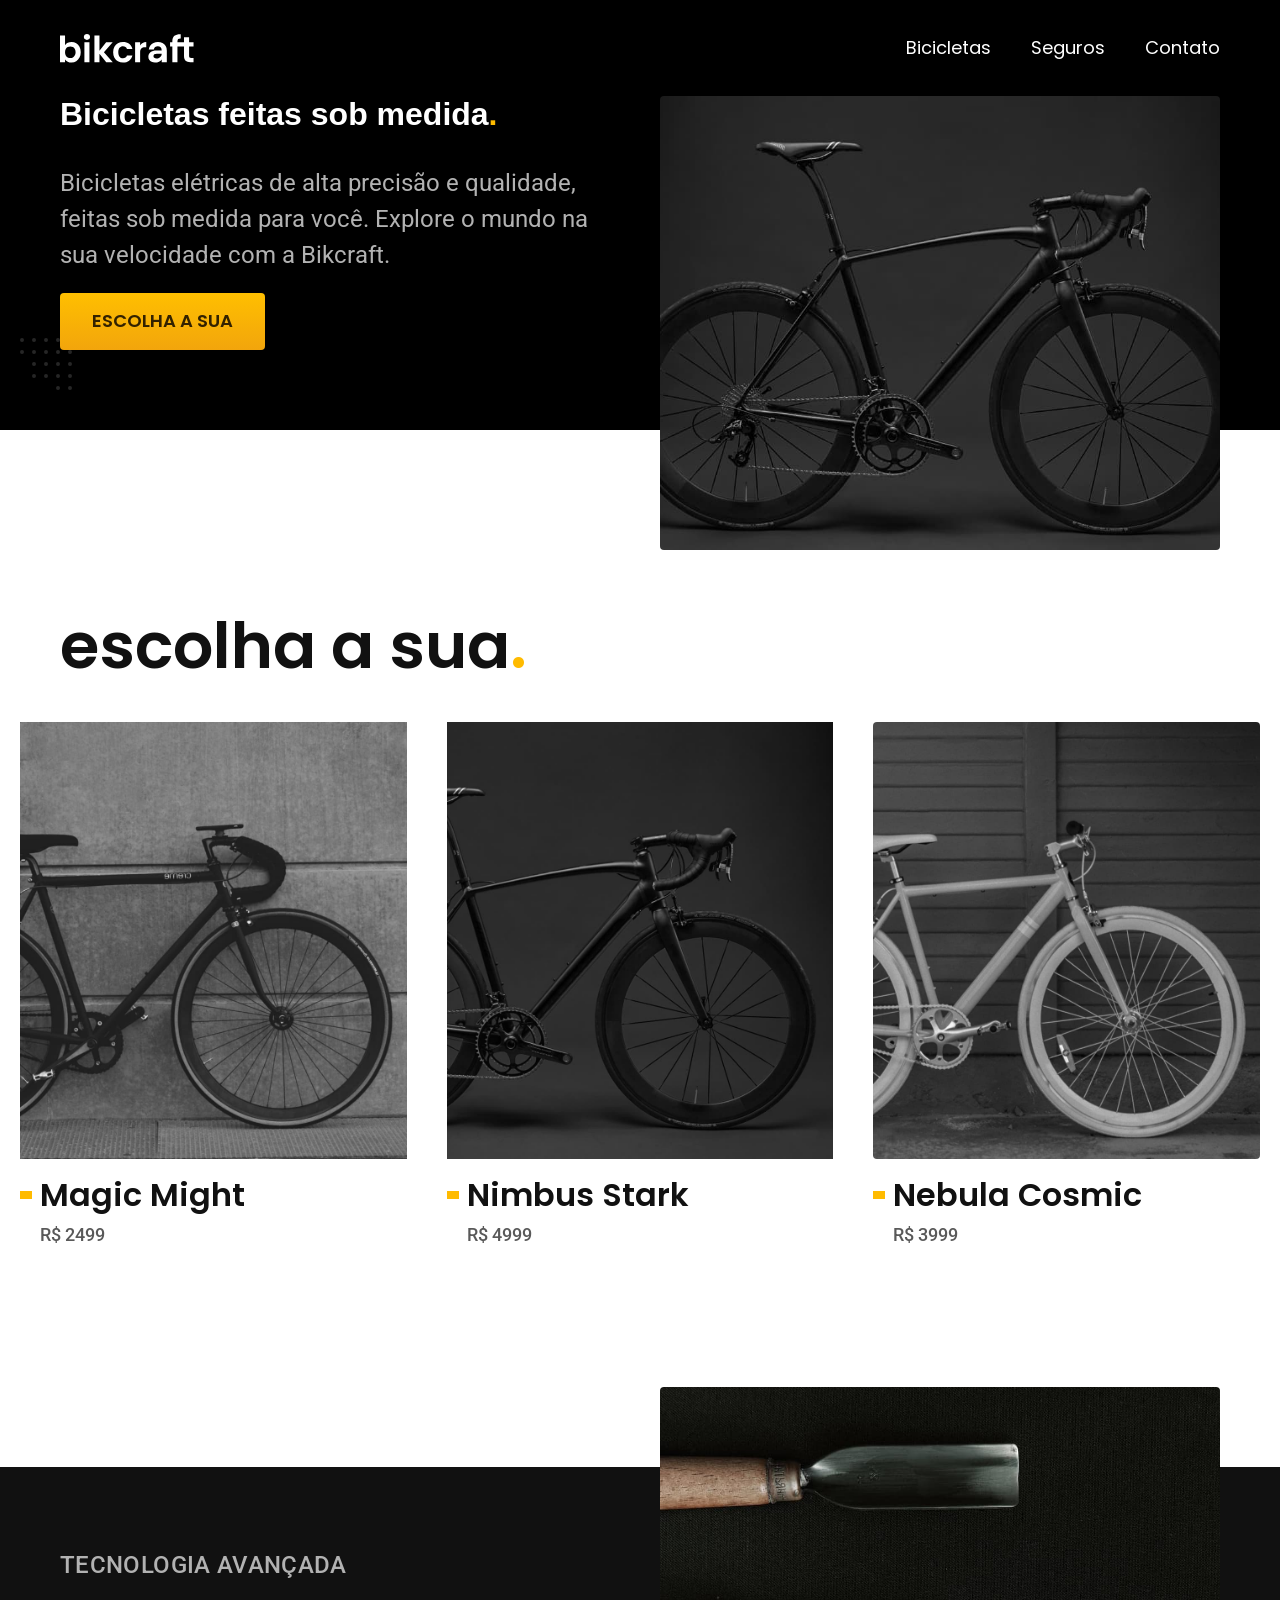
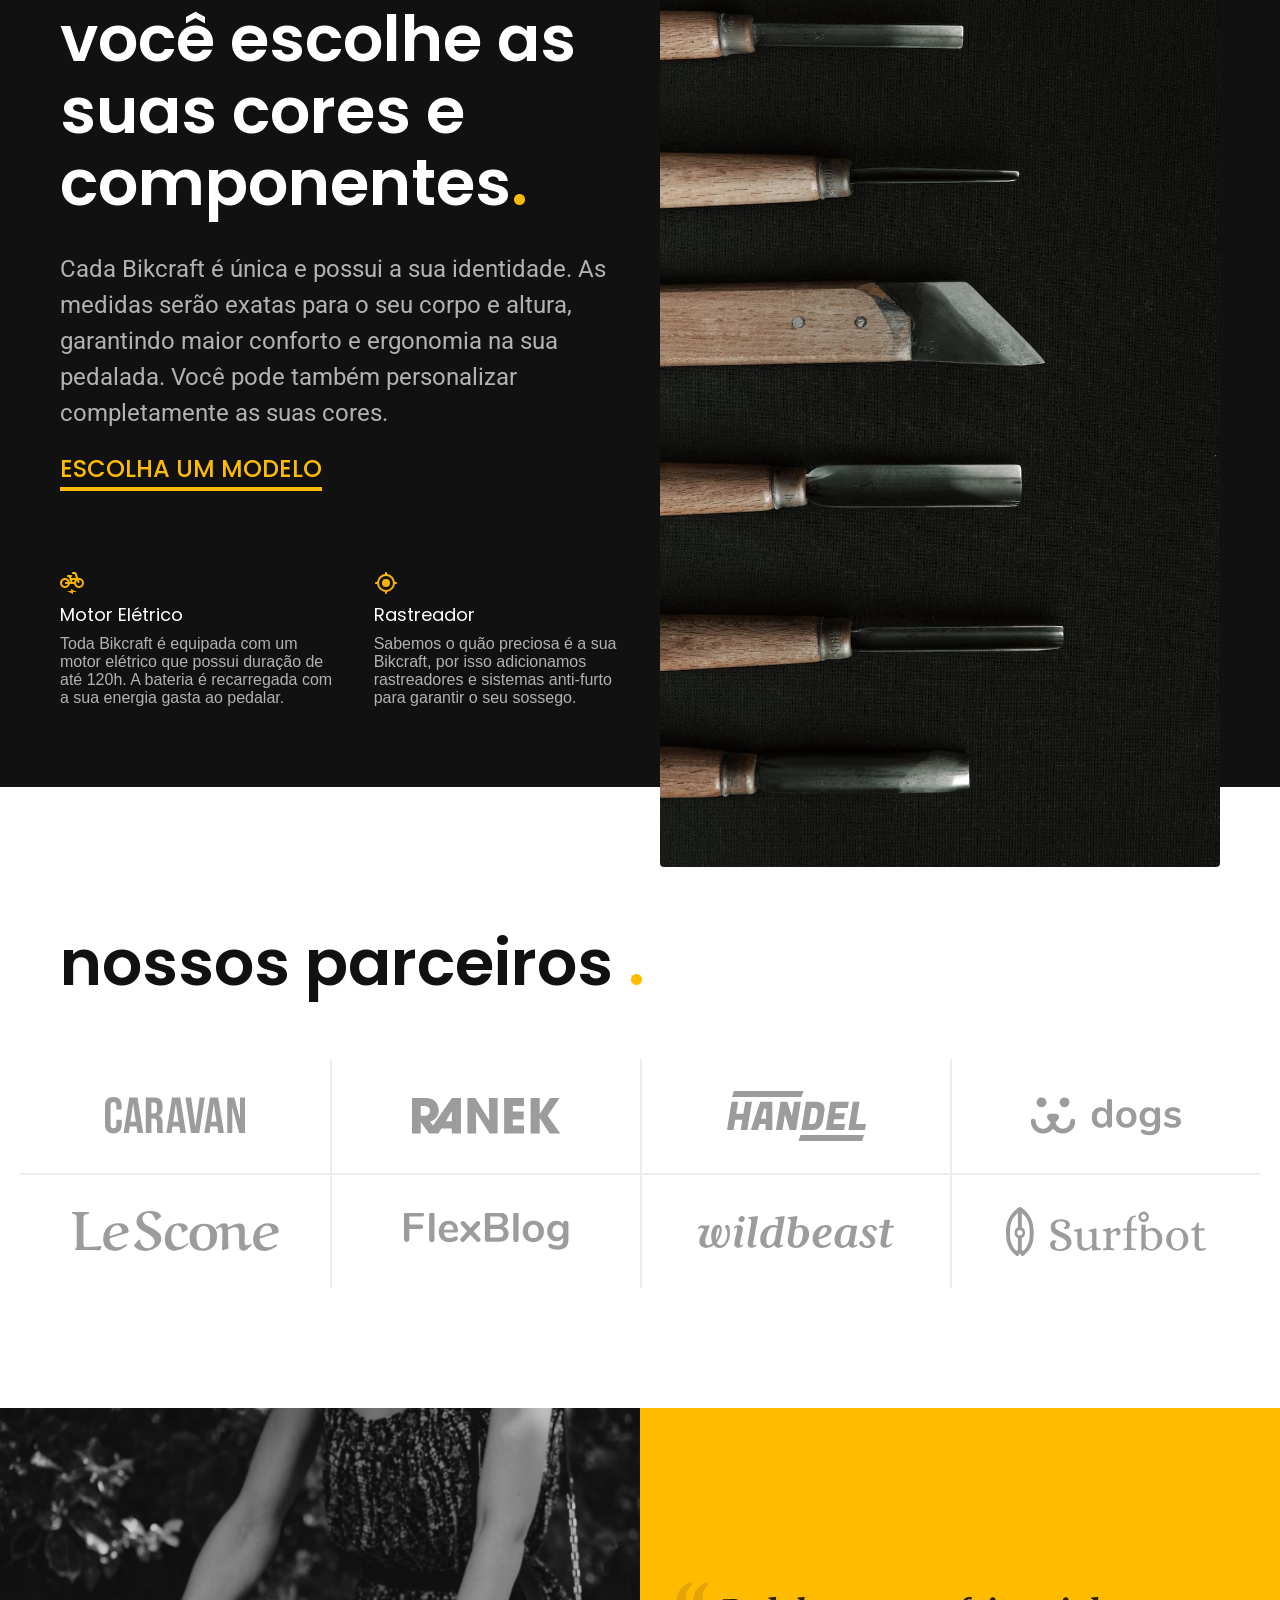
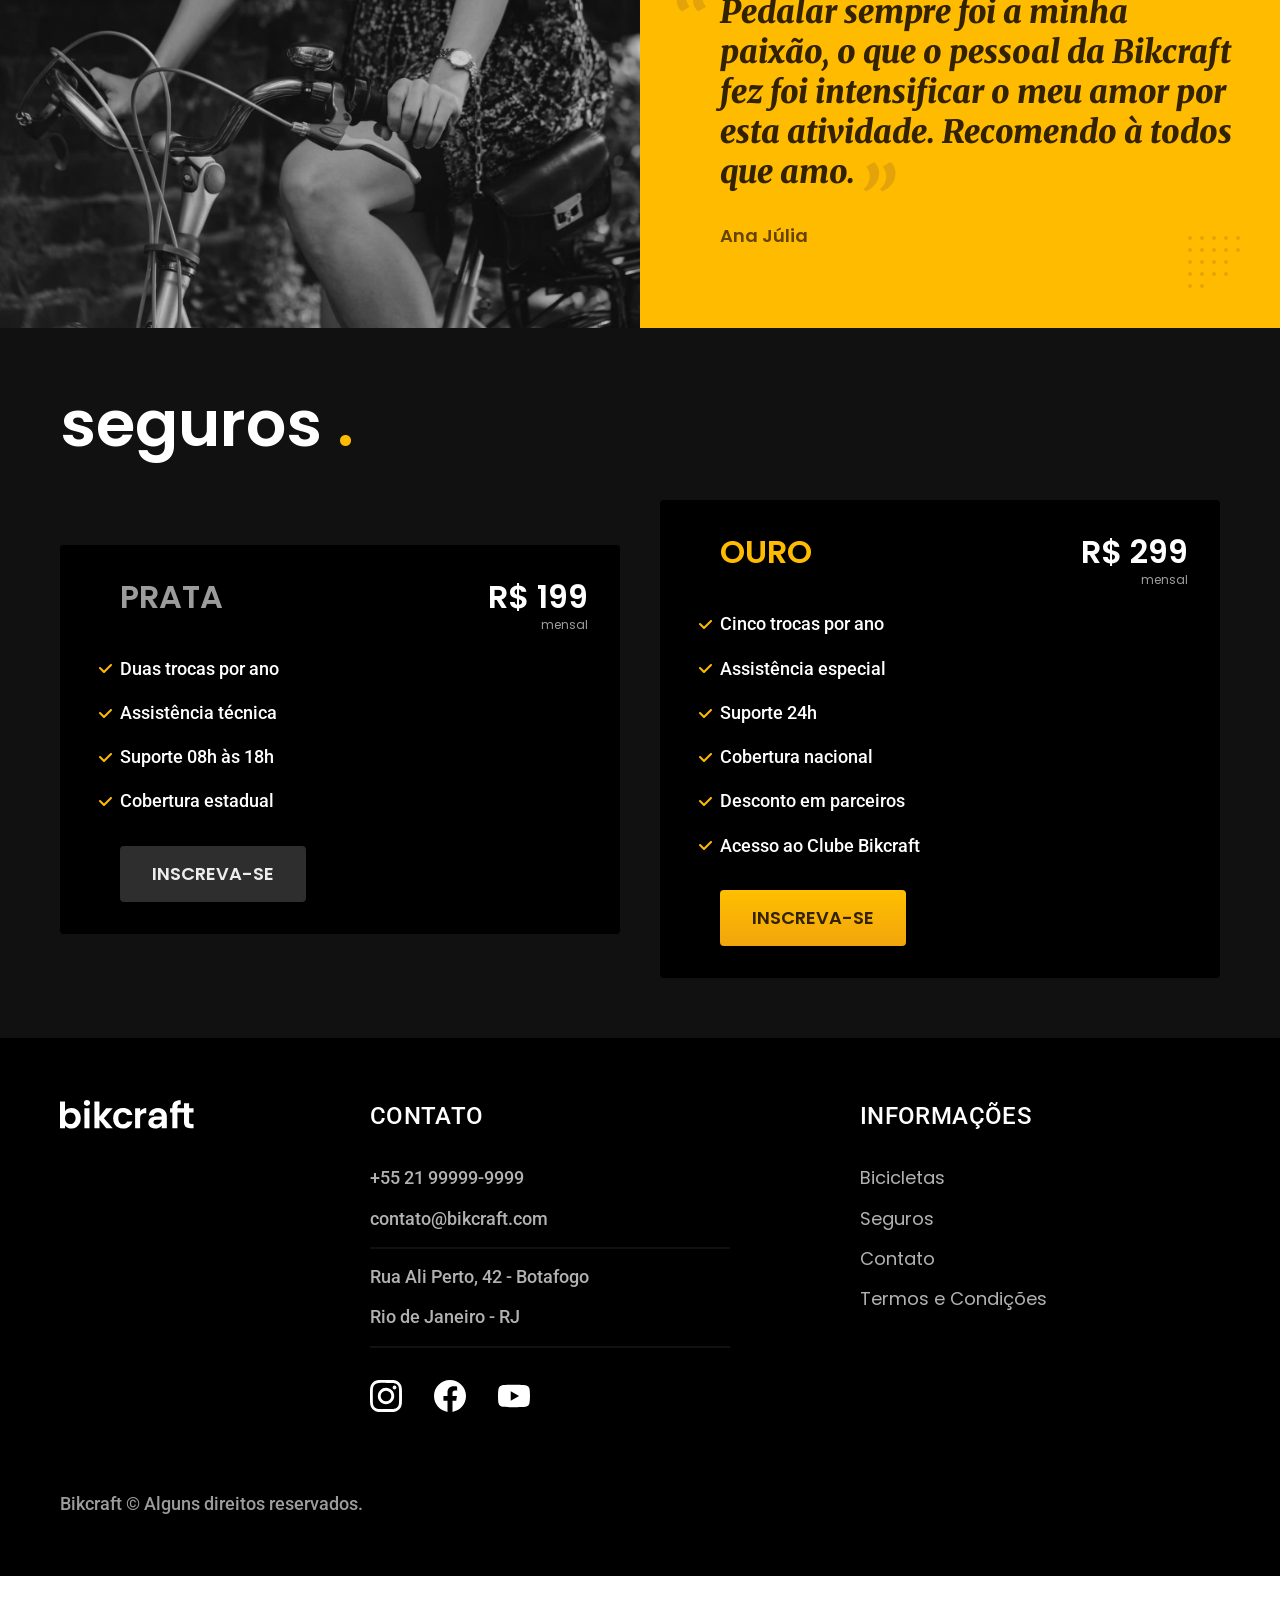
<file: index.html>
<!DOCTYPE html>
<html lang="pt-br">

<head>
    <meta charset="UTF-8">
    <meta name="viewport" content="width=device-width, initial-scale=1.0">
    <title>Bikcraft - Biciletas Eletricas</title>
    <meta name="description" content="Biciletas elétricas de alta precisão e qualidade, feitas sob medida para o cliente. Explore o mundo na sua velocidade com a Bikcraft.">

    <link rel="icon" href="./favicon.svg" type="image/svg+xml">
    <link rel="preload" href="./css/style.min.css" as="style">
    <link rel="stylesheet" href="./css/style.min.css">

    <script>document.documentElement.classList.add('js');</script>

    <link rel="preconnect" href="https://fonts.googleapis.com">
    <link rel="preconnect" href="https://fonts.gstatic.com" crossorigin>
    <link href="https://fonts.googleapis.com/css2?family=Merriweather:ital,wght@1,900&family=Poppins:wght@400;600&family=Roboto:wght@400;500&display=swap" rel="stylesheet">
</head>

<body>
    <header class="header-bg">
        <div class="header container">
            <a href="./"><img src="./img/bikcraft.svg" width="136" height="32" alt="Bikcraft"></a>

            <nav aria-label="primaria">
                <ul class="header-menu font-1-m cor-0">
                    <li><a href="./bicicletas.html">Bicicletas</a></li>
                    <li><a href="./seguros.html">Seguros</a></li>
                    <li><a href="./contato.html">Contato</a></li>
                </ul>
            </nav>
        </div>
    </header>

    <main class="introducao-bg">
        <div class="introducao container">
            <div class="introducao-conteudo">
                <h1 class="fonte-1-xxl cor-0 fadeInDown" data-anime="200">Bicicletas feitas sob medida<span class="cor-p1">.</span></h1>
                <p class="font-2-l cor-5 fadeInDown" data-anime="400">Bicicletas elétricas de alta precisão e qualidade, feitas sob medida para você. Explore o mundo na sua velocidade com a Bikcraft.</p>
                <a class="botao fadeInDown" data-anime="600" href="./bicicletas.html">Escolha a sua </a>
            </div>
            <picture data-anime="800" class="fadeInDown">
                <source media="(max-width: 800px)" srcset="./img/bicicletas/nimbus.jpg">
                <img src="./img/fotos/introducao.jpg" width="1280" height="1600" alt="Bicicleta elétrica preta.">
            </picture>
        </div>
    </main>

    <article class="bicicletas-lista">
        <h2 class="container font-1-xxl">escolha a sua<span class="cor-p1">.</span></h2>
        <ul>
            <li>
                <a href="./bicicletas/magic.html">
                    <img src="./img/bicicletas/magic-home.jpg " width="920" height="1040" alt="Bicileta preta">
                    <h3 class="font-1-xl">Magic Might</h3>
                    <span class="font-2-m cor-8">R$ 2499</span>
                </a>
            </li>

            <li>
                <a href="./bicicletas/nimbus.html">
                    <img src="./img/bicicletas/nimbus-home.jpg " width="920" height="1040" alt="Bicileta preta">
                    <h3 class="font-1-xl">Nimbus Stark</h3>
                    <span class="font-2-m cor-8">R$ 4999</span>
                </a>
            </li>

            <li>
                <a href="./bicicletas/nebula.html">
                    <img src="./img/bicicletas/nebula-home.jpg" width="920" height="1040" alt="Bicileta preta">
                    <h3 class="font-1-xl">Nebula Cosmic</h3>
                    <span class="font-2-m cor-8">R$ 3999</span>
                </a>
            </li>
        </ul>

    </article>

    <article class="tecnologia-bg">
        <div class="tecnologia container">
            <div class="tecnologia-conteudo">
                <span class="font-2-l-b cor-5">Tecnologia Avançada</span>
                <h2 class="font-1-xxl cor-0">você escolhe as suas cores e componentes<span class="cor-p1">.</span></h2>
                <p class="font-2-l cor-5">Cada Bikcraft é única e possui a sua identidade. As medidas serão exatas para o seu corpo e altura, garantindo maior conforto e ergonomia na sua pedalada. Você pode também personalizar completamente as suas cores.</p>
                <a class="link" href=".bicicletas.html">Escolha um modelo</a>
                <div class="tecnologia-vantagens">
                    <div>
                        <img src="./img/icones/eletrica.svg" width="24" height="24" alt="">
                        <h3 class="font-1-m cor-0">Motor Elétrico</h3>
                        <p class="font-2s- cor-5">Toda Bikcraft é equipada com um motor elétrico que possui duração de até 120h. A bateria é recarregada com a sua energia gasta ao pedalar.</p>
                    </div>
                    <div>
                        <img src="./img/icones/rastreador.svg" width="24" height="24" alt="">
                        <h3 class="font-1-m cor-0">Rastreador</h3>
                        <p class="font-2s- cor-5">Sabemos o quão preciosa é a sua Bikcraft, por isso adicionamos rastreadores e sistemas anti-furto para garantir o seu sossego.</p>
                    </div>
                </div>
            </div>
            <div class="tecnologia-imagem">
                <img src="./img/fotos/tecnologia.jpg" width="1200" height="1920" alt="">
            </div>
        </div>
    </article>
    <section class="parceiros" aria-label="Nossos Parceiros">
        <h2 class="container font-1-xxl">nossos parceiros <span class="cor-p1">.</span></h2>

        <ul>
            <li><img src="./img/parceiros/caravan.svg" width="140" height="38" alt="caravan"></li>
            <li><img src="./img/parceiros/ranek.svg" width="149" height="36" alt="ranek"></li>
            <li><img src="./img/parceiros/handel.svg" width="139" height="50" alt="handel"></li>
            <li><img src="./img/parceiros/dogs.svg" width="152" height="39" alt="dogs"></li>
            <li><img src="./img/parceiros/lescone.svg" width="208" height="41" alt="lescone"></li>
            <li><img src="./img/parceiros/flexblog.svg" width="165" height="38" alt="flexblog"></li>
            <li><img src="./img/parceiros/wildbeast.svg" width="196" height="34" alt="wildbeast"></li>
            <li><img src="./img/parceiros/surfbot.svg" width="200" height="49" alt="surfbot"></li>

        </ul>
    </section>

    <section class="depoimento" aria-label="Depoimento">
        <div>
            <img src="./img/fotos/depoimento.jpg" width="1560" height="1360" alt="Pessoa pedalando uma bicicleta Bikcraft">
        </div>
        <div class="depoimento-conteudo">
            <blockquote class="font-1-xl cor-p5">
                <p>Pedalar sempre foi a minha paixão, o que o pessoal da Bikcraft fez foi intensificar o meu amor por esta atividade. Recomendo à todos que amo.</p>
            </blockquote>
            <span class="font-1-m-b cor-p4">Ana Júlia</span>
        </div>
    </section>

    <article class="seguros-bg">
        <div class="seguros container">
            <h2 class="font-1-xxl cor-0">seguros <span class="cor-p1">.</span></h2>
            <div class="seguros-item">
                <h3 class="font-1-xl cor-6">PRATA</h3>
                <span class="font-1-xl cor-0">R$ 199 <span class="font-1-xs cor-6">mensal</span></span>
                <ul class="font-2-m cor-0">
                    <li>Duas trocas por ano</li>
                    <li> Assistência técnica</li>
                    <li>Suporte 08h às 18h</li>
                    <li>Cobertura estadual</li>
                </ul>
                <a class="botao secundario" href="./orcamento.html?tipo=seguro&produto=prata">Inscreva-se</a>
            </div>

            <div class="seguros-item">
                <h3 class="font-1-xl cor-p1">OURO</h3>
                <span class="font-1-xl cor-0">R$ 299 <span class="font-1-xs cor-6">mensal</span></span>
                <ul class="font-2-m cor-0">
                    <li>Cinco trocas por ano</li>
                    <li> Assistência especial</li>
                    <li>Suporte 24h</li>
                    <li>Cobertura nacional</li>
                    <li>Desconto em parceiros</li>
                    <li>Acesso ao Clube Bikcraft</li>
                </ul>
                <a class="botao" href="./orcamento.html?tipo=seguro&produto=ouro">Inscreva-se</a>
            </div>
        </div>
    </article>

    <footer class="footer-bg">
        <div class="footer container">
            <img src="./img/bikcraft.svg" width="136" height="32" alt="Bikcraft">
            <div class="footer-contato">
                <h3 class="font-2-l-b cor-0">Contato</h3>
                <ul class="font-2-m cor-5">
                    <li> <a href="tel:+552199999-9999">+55 21 99999-9999</a></li>
                    <li> <a href="mailto:contato@bikcraft.com">contato@bikcraft.com</a></li>
                    <li>Rua Ali Perto, 42 - Botafogo</li>
                    <li>Rio de Janeiro - RJ</li>
                </ul>
                <div class="footer-redes">
                    <a href="./">
                        <img src="./img/redes/instagram.svg" width="32" height="32" alt="Instagram">
                    </a>
                    <a href="./">
                        <img src="./img/redes/facebook.svg" width="32" height="32" alt="Facebook">
                    </a>
                    <a href="./">
                        <img src="./img/redes/youtube.svg" width="32" height="32" alt="Youtube">
                    </a>

                </div>
            </div>
            <div class="footer-informacoes">
                <h3 class="font-2-l-b cor-0">Informações</h3>
                <nav>
                    <ul class="font-1-m cor-5">
                        <li> <a href="./bicicletas.html">Bicicletas</a></li>
                        <li> <a href="./seguros.html">Seguros</a></li>
                        <li> <a href="./contato.html">Contato</a></li>
                        <li> <a href="./termos.html">Termos e Condições</a></li>
                    </ul>
                </nav>
            </div>
            <p class="footer-copy font-2-m cor-6">Bikcraft © Alguns direitos reservados.</p>
        </div>
    </footer>

    <script src="./js/plugins/simple-anime.js"></script>
    <script src="./js/script.js"></script>
</body>

</html>
</file>
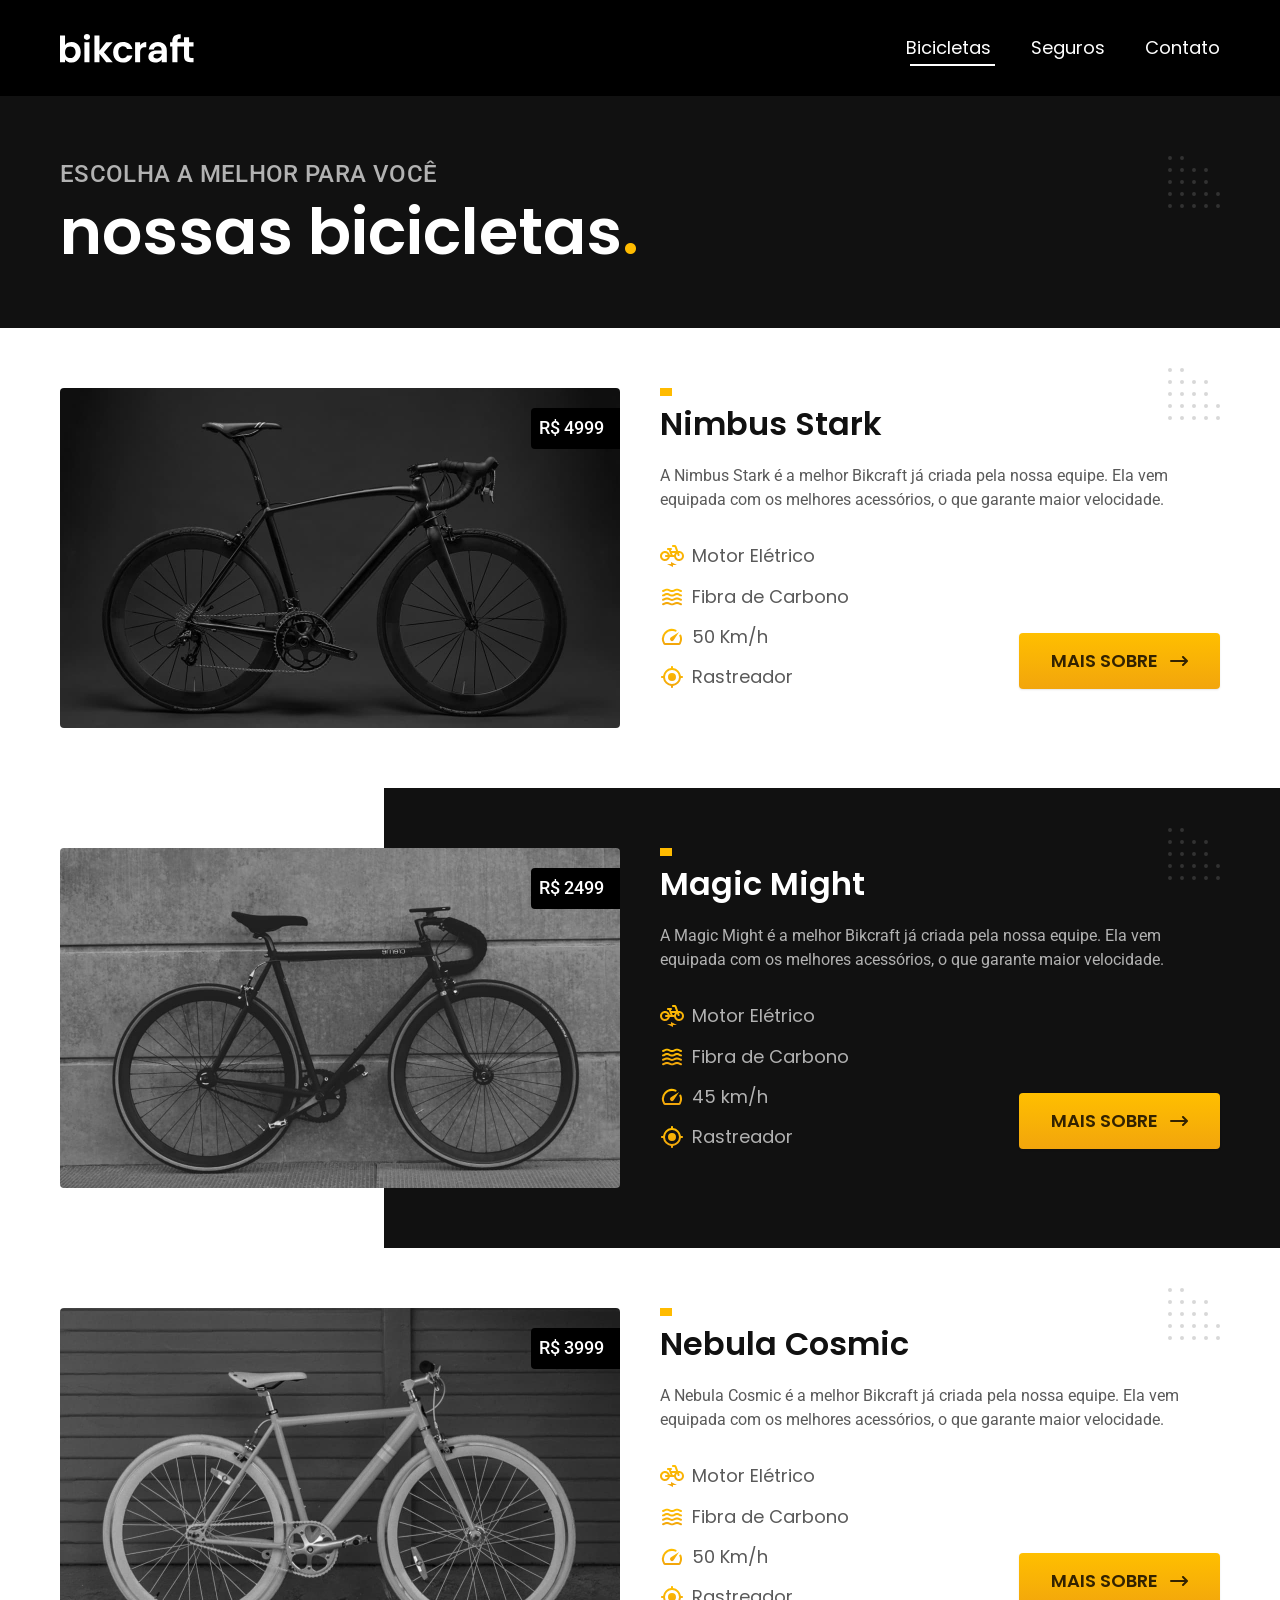
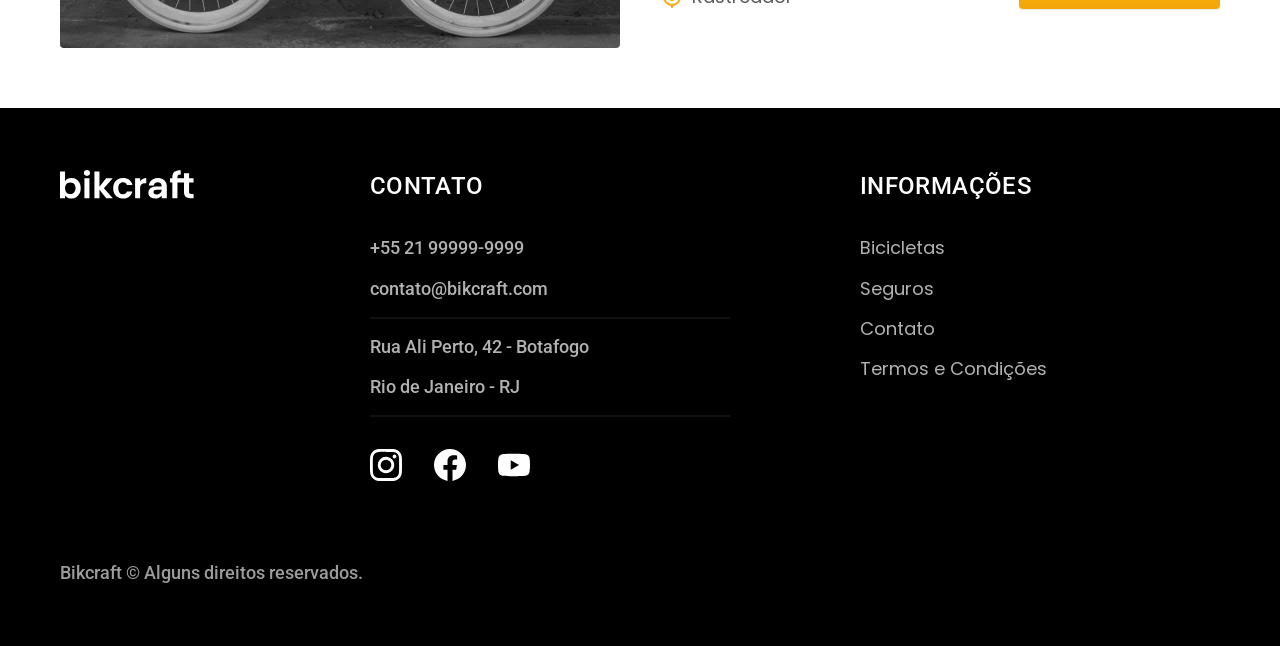
<file: bicicletas.html>
<!DOCTYPE html>
<html lang="pt-br">

<head>
    <meta charset="UTF-8">
    <meta name="viewport" content="width=device-width, initial-scale=1.0">
    <title>Bicicletas | Bikcraft</title>
    <meta name="description" content="Bicicletas.">

    <link rel="icon" href="./favicon.svg" type="image/svg+xml">
    <link rel="preload" href="./css/style.min.css" as="style">
    <link rel="stylesheet" href="./css/style.min.css">
    <script>document.documentElement.classList.add('js');</script>

    <link rel="preconnect" href="https://fonts.googleapis.com">
    <link rel="preconnect" href="https://fonts.gstatic.com" crossorigin>
    <link href="https://fonts.googleapis.com/css2?family=Merriweather:ital,wght@1,900&family=Poppins:wght@400;600&family=Roboto:wght@400;500&display=swap" rel="stylesheet">
</head>

<body id="bicicletas">
    <header class="header-bg">
        <div class="header container">
            <a href="./"><img src="./img/bikcraft.svg" alt="Bikcraft"></a>

            <nav aria-label="primaria">
                <ul class="header-menu font-1-m cor-0">
                    <li><a href="./bicicletas.html">Bicicletas</a></li>
                    <li><a href="./seguros.html">Seguros</a></li>
                    <li><a href="./contato.html">Contato</a></li>
                </ul>
            </nav>
        </div>
    </header>

    <main>
        <div class="titulo-bg">
            <div class="titulo container">
                <p class="font-2-l-b cor-5">Escolha a melhor para você</p>
                <h1 class="font-1-xxl cor-0">nossas bicicletas<span class="cor-p1">.</span></h1>
            </div>
        </div>


        <div class="bicicletas container">
            <div class="bicicletas-imagem">
                <img src="./img/bicicletas/nimbus.jpg" alt="Bicicleta preta">
                <span class="font-2-m cor-0">R$ 4999</span>
            </div>
            <div class="bicicletas-conteudo">
                <h2 class="font-1-xl">Nimbus Stark</h2>
                <p class="font-2-s cor-8">A Nimbus Stark é a melhor Bikcraft já criada pela nossa equipe. Ela vem equipada com os melhores acessórios, o que garante maior velocidade.</p>
                <ul class=" font-1-m cor-8">
                    <li>
                        <img src="./img/icones/eletrica.svg" alt="">
                        Motor Elétrico
                    </li>
                    <li>
                        <img src="./img/icones/carbono.svg" alt="">
                        Fibra de Carbono
                    </li>
                    <li>
                        <img src="./img/icones/velocidade.svg" alt="">
                        50 Km/h
                    </li>
                    <li>
                        <img src="./img/icones/rastreador.svg" alt="">
                        Rastreador
                    </li>
                </ul>
                <a class="botao seta" href="./bicicletas/nimbus.html">Mais Sobre</a>
            </div>
        </div>


        <div class="bicicletas-bg">
            <div class="bicicletas container">
                <div class="bicicletas-imagem">
                    <img src="./img/bicicletas/magic.jpg" alt="Bicicleta preta">
                    <span class="font-2-m cor-0">R$ 2499</span>
                </div>
                <div class="bicicletas-conteudo">
                    <h2 class="font-1-xl cor-0">Magic Might</h2>
                    <p class="font-2-s cor-5">A Magic Might é a melhor Bikcraft já criada pela nossa equipe. Ela vem equipada com os melhores acessórios, o que garante maior velocidade.</p>
                    <ul class=" font-1-m cor-5">
                        <li>
                            <img src="./img/icones/eletrica.svg" alt="">
                            Motor Elétrico
                        </li>
                        <li>
                            <img src="./img/icones/carbono.svg" alt="">
                            Fibra de Carbono
                        </li>
                        <li>
                            <img src="./img/icones/velocidade.svg" alt="">
                            45 km/h
                        </li>
                        <li>
                            <img src="./img/icones/rastreador.svg" alt="">
                            Rastreador
                        </li>
                    </ul>
                    <a class="botao seta" href="./bicicletas/magic.html">Mais Sobre</a>
                </div>
            </div>
        </div>


        <div class="bicicletas container">
            <div class="bicicletas-imagem">
                <img src="./img/bicicletas/nebula.jpg" alt="Bicicleta preta">
                <span class="font-2-m cor-0">R$ 3999</span>
            </div>
            <div class="bicicletas-conteudo">
                <h2 class="font-1-xl">Nebula Cosmic</h2>
                <p class="font-2-s cor-8">A Nebula Cosmic é a melhor Bikcraft já criada pela nossa equipe. Ela vem equipada com os melhores acessórios, o que garante maior velocidade.</p>
                <ul class=" font-1-m cor-8">
                    <li>
                        <img src="./img/icones/eletrica.svg" alt="">
                        Motor Elétrico
                    </li>
                    <li>
                        <img src="./img/icones/carbono.svg" alt="">
                        Fibra de Carbono
                    </li>
                    <li>
                        <img src="./img/icones/velocidade.svg" alt="">
                        50 Km/h
                    </li>
                    <li>
                        <img src="./img/icones/rastreador.svg" alt="">
                        Rastreador
                    </li>
                </ul>
                <a class="botao seta" href="./bicicletas/nebula.html">Mais Sobre</a>
            </div>
        </div>


    </main>

    <footer class="footer-bg">
        <div class="footer container">
            <img src="./img/bikcraft.svg" alt="Bikcraft">
            <div class="footer-contato">
                <h3 class="font-2-l-b cor-0">Contato</h3>
                <ul class="font-2-m cor-5">
                    <li> <a href="tel:+552199999-9999">+55 21 99999-9999</a></li>
                    <li> <a href="mailto:contato@bikcraft.com">contato@bikcraft.com</a></li>
                    <li>Rua Ali Perto, 42 - Botafogo</li>
                    <li>Rio de Janeiro - RJ</li>
                </ul>
                <div class="footer-redes">
                    <a href="./">
                        <img src="./img/redes/instagram.svg" alt="Instagram">
                    </a>
                    <a href="./">
                        <img src="./img/redes/facebook.svg" alt="Facebook">
                    </a>
                    <a href="./">
                        <img src="./img/redes/youtube.svg" alt="Youtube">
                    </a>

                </div>
            </div>
            <div class="footer-informacoes">
                <h3 class="font-2-l-b cor-0">Informações</h3>
                <nav>
                    <ul class="font-1-m cor-5">
                        <li> <a href="./bicicletas.html">Bicicletas</a></li>
                        <li> <a href="./seguros.html">Seguros</a></li>
                        <li> <a href="./contato.html">Contato</a></li>
                        <li> <a href="./termos.html">Termos e Condições</a></li>
                    </ul>
                </nav>
            </div>
            <p class="footer-copy font-2-m cor-6">Bikcraft © Alguns direitos reservados.</p>
        </div>

    </footer>
    <script src="./js/script.js"></script>
</body>

</html>
</file>
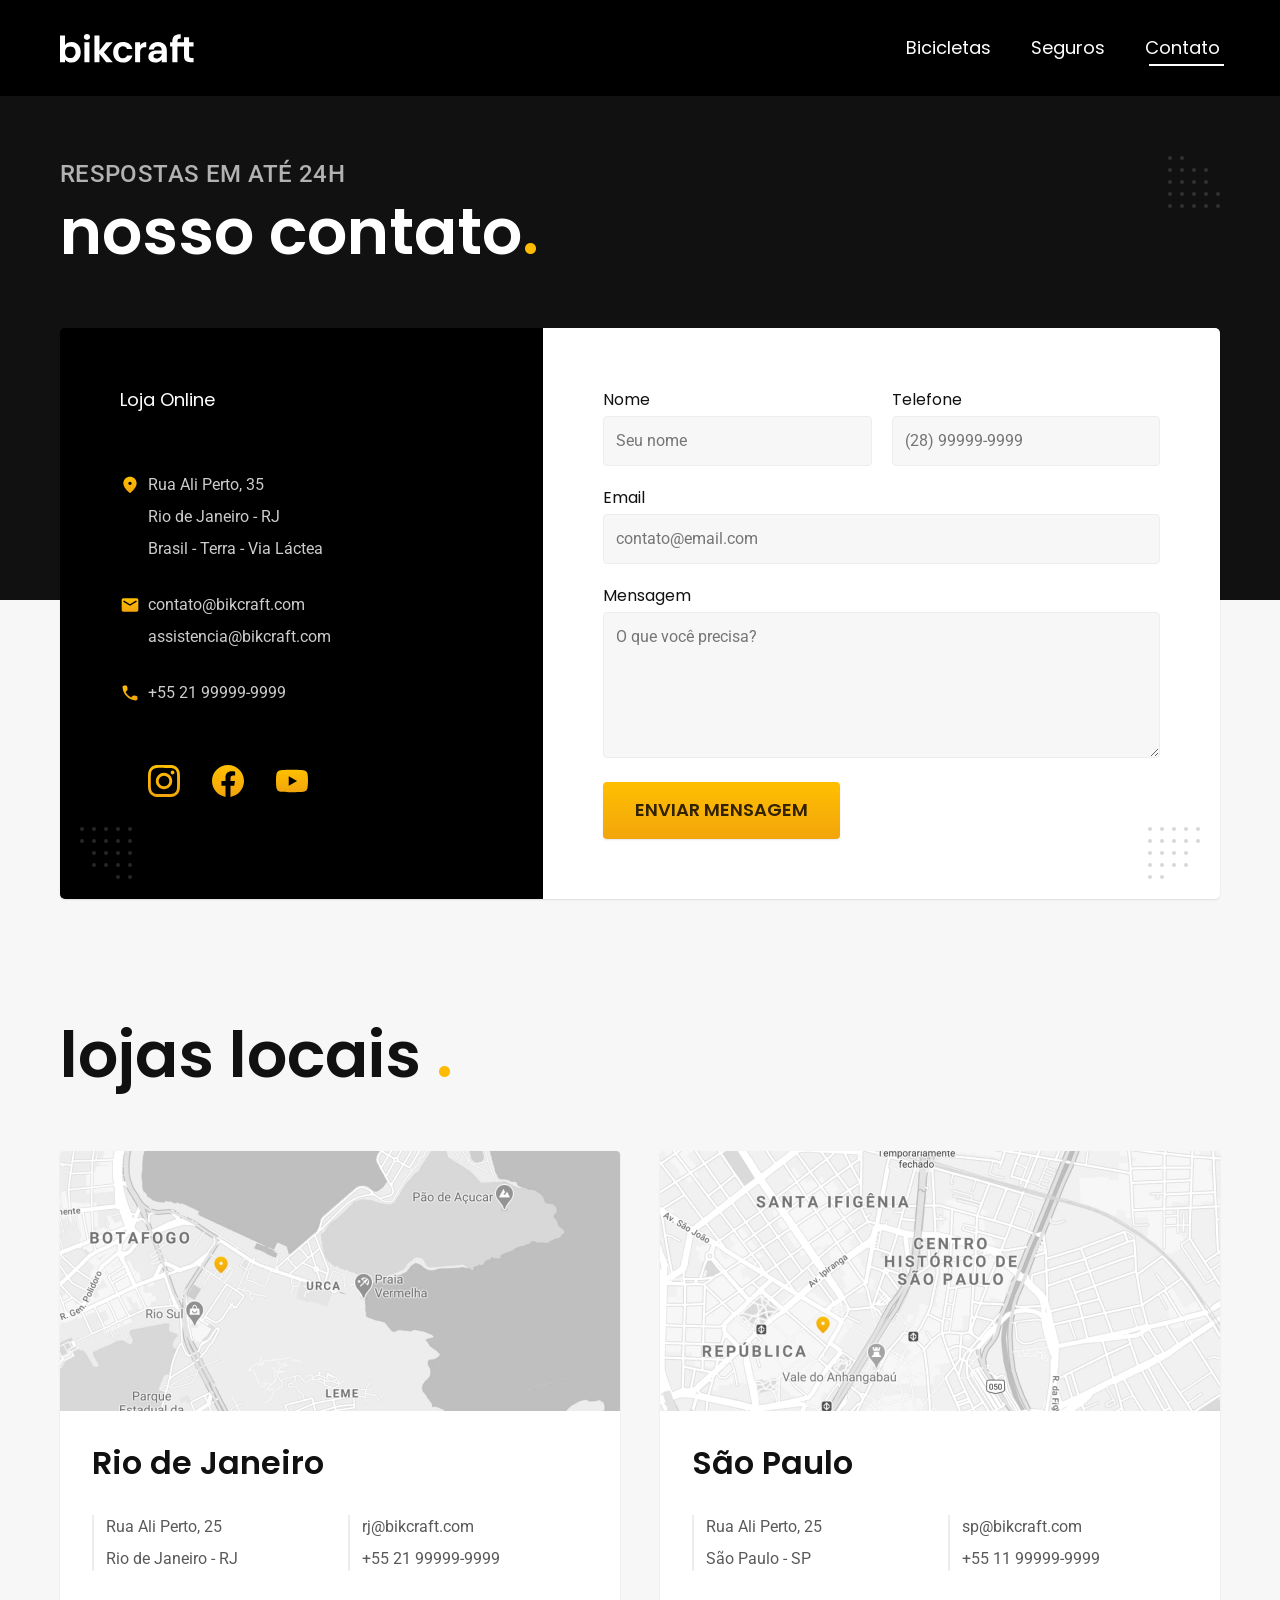
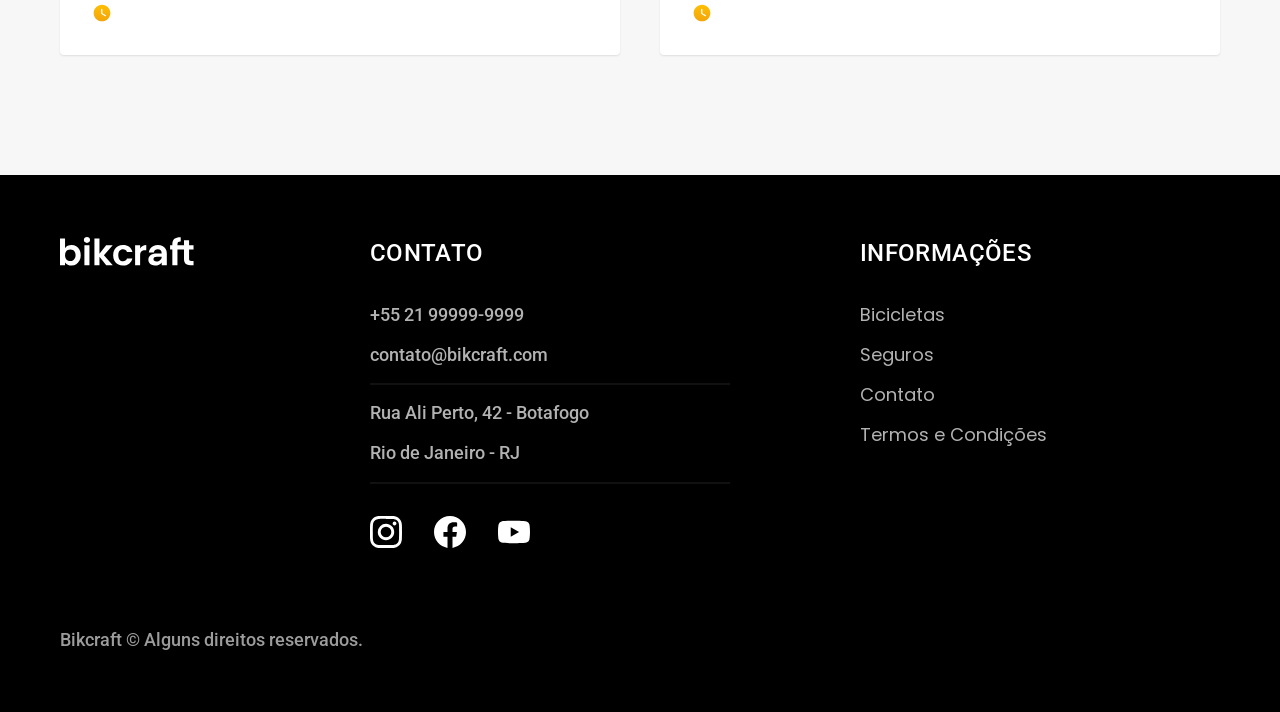
<file: contato.html>
<!DOCTYPE html>
<html lang="pt-br">

<head>
    <meta charset="UTF-8">
    <meta name="viewport" content="width=device-width, initial-scale=1.0">

    <title>Contato | Bikcraft</title>
    <meta name="description" content="Termos e condições.">

    <link rel="icon" href="./favicon.svg" type="image/svg+xml">
    <link rel="preload" href="./css/style.min.css" as="style">
    <link rel="stylesheet" href="./css/style.min.css">
    <script>document.documentElement.classList.add('js');</script>

    <link rel="preconnect" href="https://fonts.googleapis.com">
    <link rel="preconnect" href="https://fonts.gstatic.com" crossorigin>
    <link href="https://fonts.googleapis.com/css2?family=Merriweather:ital,wght@1,900&family=Poppins:wght@400;600&family=Roboto:wght@400;500&display=swap" rel="stylesheet">
</head>

<body id="contato">
    <header class="header-bg">
        <div class="header container">
            <a href="./">
                <img src="./img/bikcraft.svg" alt="Bikcraft">
            </a>

            <nav aria-label="primaria">
                <ul class="header-menu font-1-m cor-0">
                    <li><a href="./bicicletas.html">Bicicletas</a></li>
                    <li><a href="./seguros.html">Seguros</a></li>
                    <li><a href="./contato.html">Contato</a></li>
                </ul>
            </nav>
        </div>
    </header>

    <main>
        <div class="titulo-bg">
            <div class="titulo container">
                <p class="font-2-l-b cor-5">Respostas em até 24h</p>
                <h1 class="font-1-xxl cor-0">nosso contato<span class="cor-p1">.</span></h1>
            </div>
        </div>

        <div class="contato container">
            <section class="contato-dados" aria-label="Endereço">
                <h2 class="font-1-m cor-0">Loja Online</h2>
                <div class="contato-endereco font-2-s cor-4">
                    <p>Rua Ali Perto, 35</p>
                    <p>Rio de Janeiro - RJ</p>
                    <p>Brasil - Terra - Via Láctea</p>
                </div>
                <address class="contato-meios font-2-s cor-4">
                    <a href="mailto:contato@bikcraft.com">contato@bikcraft.com</a>
                    <a href="mailto:assistencia@bikcraft.com">assistencia@bikcraft.com</a>
                    <a href="tel:+552199999-9999">+55 21 99999-9999</a>
                </address>
                <div class="contato-redes">
                    <a href="./">
                        <img src="./img/redes/instagram-p.svg" alt="Instagram">
                    </a>
                    <a href="./">
                        <img src="./img/redes/facebook-p.svg" alt="Facebook">
                    </a>
                    <a href="./">
                        <img src="./img/redes/youtube-p.svg" alt="Youtube">
                    </a>
                </div>
            </section>
            <section class="contato-formulario" aria-label="Formulário">
                <form class="form" action="./contato.html">
                    <div>
                        <label for="nome">Nome</label>
                        <input type="text" id="nome" name="nome" placeholder="Seu nome">
                    </div>
                    <div>
                        <label for="telefone">Telefone</label>
                        <input type="text" id="telefone" name="telefone" placeholder="(28) 99999-9999">
                    </div>
                    <div class="col-2">
                        <label for="email">Email</label>
                        <input type="email" id="email" name="email" placeholder="contato@email.com">
                    </div>
                    <div class="col-2">
                        <label for="mensagem">Mensagem</label>
                        <textarea rows="5" id="mensagem" name="mensagem" placeholder="O que você precisa?"></textarea>
                    </div>
                    <button class="botao col-2">Enviar Mensagem</button>
                </form>
            </section>
        </div>
    </main>

    <article class="lojas container">
        <h2 class="font-1-xxl ">lojas locais <span class="cor-p1">.</span></h2>
        <div class="lojas-item">
            <img src="./img/lojas/rj.jpg" alt="mapa marcando o endereço em Rua Ali Perto, 25 - Rio de Janeiro - RJ">
            <div class="lojas-conteudo">
                <h3 class="font-1-xl">Rio de Janeiro</h3>
                <div class="lojas-dados font-2-s cor-8">
                    <p>Rua Ali Perto, 25</p>
                    <p>Rio de Janeiro - RJ</p>
                </div>
                <div class="lojas-dados font-2-s cor-8">
                    <a href="mailto:rj@bikcraft.com">rj@bikcraft.com</a>
                    <a href="tel:+5521999999999">+55 21 99999-9999</a>
                </div>
                <p class="lojas-tempo font-1-s"><img src="./img/icones/horario.svg" alt="08-18h de seg à dom"></p>
            </div>
        </div>

        <div class="lojas-item">
            <img src="./img/lojas/sp.jpg" alt="mapa marcando o endereço em Rua Ali Perto, 25 - São Paulo - SP">
            <div class="lojas-conteudo">
                <h3 class="font-1-xl">São Paulo</h3>
                <div class="lojas-dados font-2-s cor-8">
                    <p>Rua Ali Perto, 25</p>
                    <p>São Paulo - SP</p>
                </div>
                <div class="lojas-dados font-2-s cor-8">
                    <a href="mailto:sp@bikcraft.com">sp@bikcraft.com</a>
                    <a href="tel:+5511999999999">+55 11 99999-9999</a>
                </div>
                <p class="lojas-tempo font-1-s"><img src="./img/icones/horario.svg" alt="08-18h de seg à dom"></p>
            </div>
        </div>
    </article>

    <footer class="footer-bg">
        <div class="footer container">
            <img src="./img/bikcraft.svg" alt="Bikcraft">
            <div class="footer-contato">
                <h3 class="font-2-l-b cor-0">Contato</h3>
                <ul class="font-2-m cor-5">
                    <li> <a href="tel:+552199999-9999">+55 21 99999-9999</a></li>
                    <li> <a href="mailto:contato@bikcraft.com">contato@bikcraft.com</a></li>
                    <li>Rua Ali Perto, 42 - Botafogo</li>
                    <li>Rio de Janeiro - RJ</li>
                </ul>
                <div class="footer-redes">
                    <a href="./">
                        <img src="./img/redes/instagram.svg" alt="Instagram">
                    </a>
                    <a href="./">
                        <img src="./img/redes/facebook.svg" alt="Facebook">
                    </a>
                    <a href="./">
                        <img src="./img/redes/youtube.svg" alt="Youtube">
                    </a>
                </div>
            </div>
            <div class="footer-informacoes">
                <h3 class="font-2-l-b cor-0">Informações</h3>
                <nav>
                    <ul class="font-1-m cor-5">
                        <li> <a href="./bicicletas.html">Bicicletas</a></li>
                        <li> <a href="./seguros.html">Seguros</a></li>
                        <li> <a href="./contato.html">Contato</a></li>
                        <li> <a href="./termos.html">Termos e Condições</a></li>
                    </ul>
                </nav>
            </div>
            <p class="footer-copy font-2-m cor-6">Bikcraft © Alguns direitos reservados.</p>
        </div>

    </footer>
    <script src="./js/script.js"></script>
</body>

</html>
</file>
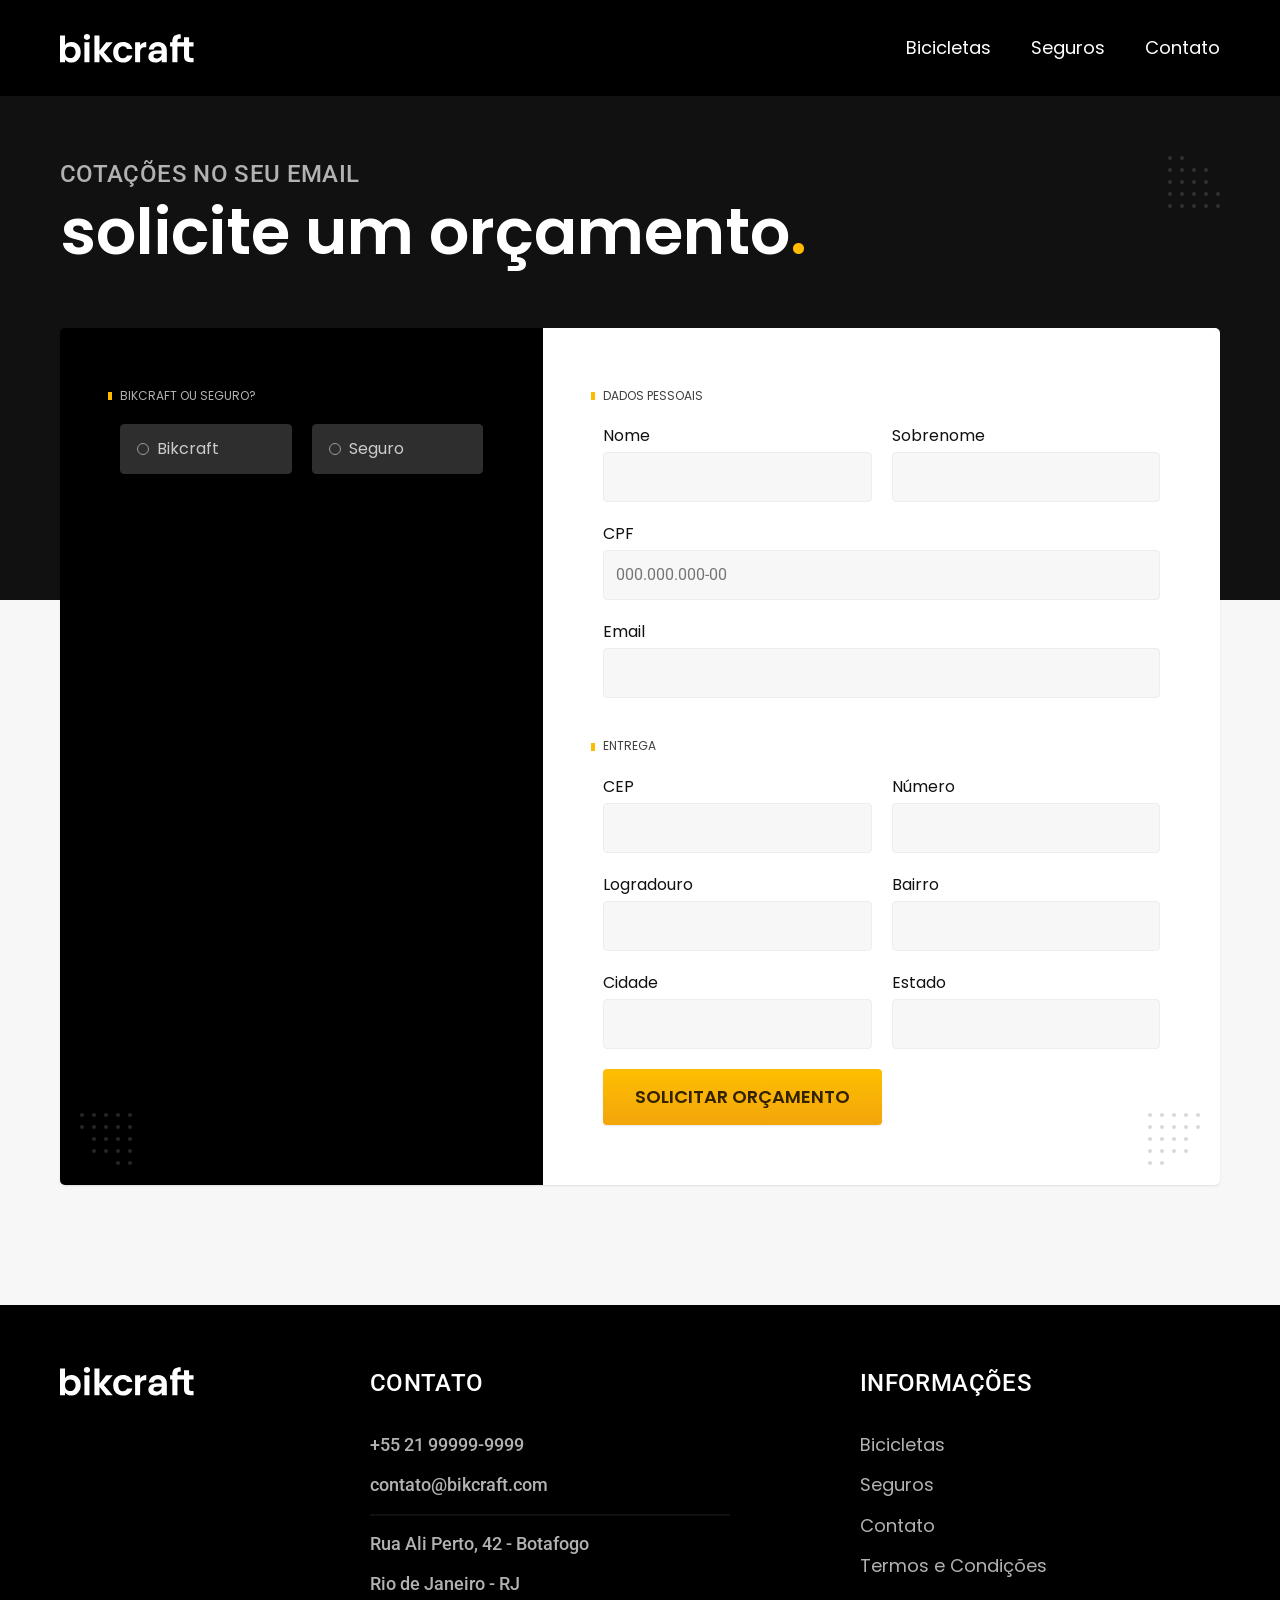
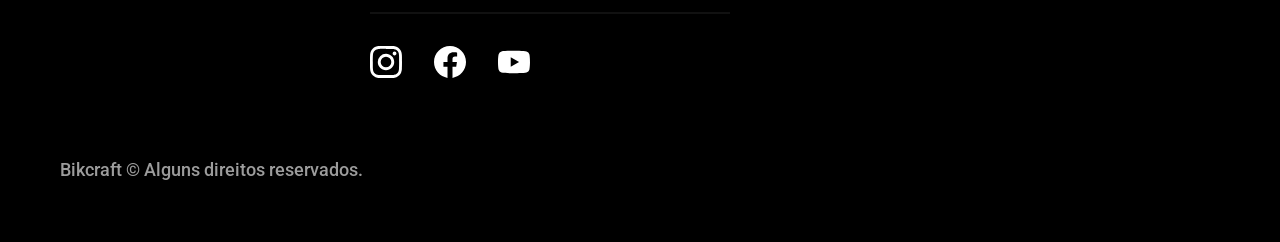
<file: orcamento.html>
<!DOCTYPE html>
<html lang="pt-br">

<head>
    <meta charset="UTF-8">
    <meta name="viewport" content="width=device-width, initial-scale=1.0">

    <title>Orçamento | Bikcraft</title>
    <meta name="description" content="Termos e condições.">

    <link rel="icon" href="./favicon.svg" type="image/svg+xml">
    <link rel="preload" href="./css/style.min.css" as="style">
    <link rel="stylesheet" href="./css/style.min.css">
    <script>document.documentElement.classList.add('js');</script>

    <link rel="preconnect" href="https://fonts.googleapis.com">
    <link rel="preconnect" href="https://fonts.gstatic.com" crossorigin>
    <link href="https://fonts.googleapis.com/css2?family=Merriweather:ital,wght@1,900&family=Poppins:wght@400;600&family=Roboto:wght@400;500&display=swap" rel="stylesheet">
</head>

<body id="orcamento">
    <header class="header-bg">
        <div class="header container">
            <a href="./"><img src="./img/bikcraft.svg" alt="Bikcraft"></a>

            <nav aria-label="primaria">
                <ul class="header-menu font-1-m cor-0">
                    <li><a href="./bicicletas.html">Bicicletas</a></li>
                    <li><a href="./seguros.html">Seguros</a></li>
                    <li><a href="./contato.html">Contato</a></li>
                </ul>
            </nav>
        </div>
    </header>

    <main>
        <div class="titulo-bg">
            <div class="titulo container">
                <p class="font-2-l-b cor-5">Cotações no seu email</p>
                <h1 class="font-1-xxl cor-0">solicite um orçamento<span class="cor-p1">.</span></h1>
            </div>
        </div>

        <form class="orcamento container" action="./orcamento.html">
            <div class="orcamento-produto">
                <h2 class="font-1-xs cor-5">Bikcraft ou Seguro?</h2>

                <input type="radio" name="tipo" value="bikcraft" id="bikcraft">
                <label for="bikcraft">Bikcraft</label>

                <input type="radio" name="tipo" value="seguro" id="seguro">
                <label for="seguro">Seguro</label>

                <div class="orcamento-conteudo" id="orcamento-bikcraft">
                    <h2 class="font-1-xs cor-5">Escolha a sua</h2>

                    <input type="radio" name="produto" value="nimbus" id="nimbus">
                    <label for="nimbus">Nimbus Stark <span>R$ 4999</span></label>
                    <div class="orcamento-detalhes">
                        <ul class="font-1-xs cor-8">
                            <li> <img src="./img/icones/eletrica.svg" alt=""> Motor Eletrico</li>
                            <li> <img src="./img/icones/carbono.svg" alt=""> Fibra de Carbono</li>
                            <li> <img src="./img/icones/velocidade.svg" alt=""> 50 km/h</li>
                            <li> <img src="./img/icones/rastreador.svg" alt=""> Rastreador</li>
                        </ul>
                        <img src="./img/bicicletas/nimbus.jpg" alt="Bicicleta preta">
                    </div>

                    <input type="radio" name="produto" value="magic" id="magic">
                    <label for="magic">Magic Might <span>R$ 2499</span></label>
                    <div class="orcamento-detalhes">
                        <ul class="font-1-xs cor-8">
                            <li> <img src="./img/icones/eletrica.svg" alt=""> Motor Eletrico</li>
                            <li> <img src="./img/icones/carbono.svg" alt=""> Fibra de Carbono</li>
                            <li> <img src="./img/icones/velocidade.svg" alt=""> 45 km/h</li>
                            <li> <img src="./img/icones/rastreador.svg" alt=""> Rastreador</li>
                        </ul>
                        <img src="./img/bicicletas/magic.jpg" alt="Bicicleta preta">
                    </div>

                    <input type="radio" name="produto" value="nebula" id="nebula">
                    <label for="nebula">Nebula Cosmic <span>R$ 3999</span></label>
                    <div class="orcamento-detalhes">
                        <ul class="font-1-xs cor-8">
                            <li> <img src="./img/icones/eletrica.svg" alt=""> Motor Eletrico</li>
                            <li> <img src="./img/icones/carbono.svg" alt=""> Fibra de Carbono</li>
                            <li> <img src="./img/icones/velocidade.svg" alt=""> 40 km/h</li>
                            <li> <img src="./img/icones/rastreador.svg" alt=""> Rastreador</li>
                        </ul>
                        <img src="./img/bicicletas/nebula.jpg" alt="Bicicleta branca">
                    </div>

                </div>

                <div class="orcamento-conteudo" id="orcamento-seguro">
                    <h2 class="font-1-xs cor-5">Escolha o plano</h2>

                    <input type="radio" name="produto" value="prata" id="prata">
                    <label for="prata">Prata <span>R$ 199</span></label>

                    <input type="radio" name="produto" value="ouro" id="ouro">
                    <label for="ouro">Ouro <span>R$ 299</span></label>
                </div>

            </div>
            <div class="orcamento-dados form">
                <h2 class="font-1-xs cor-9 col-2">dados pessoais</h2>
                <div>
                    <label for="nome">Nome</label>
                    <input type="text" id="nome" name="nome">
                </div>
                <div>
                    <label for="sobrenome">Sobrenome</label>
                    <input type="text" id="sobrenome" name="sobrenome">
                </div>
                <div class="col-2">
                    <label for="cpf">CPF</label>
                    <input type="text" id="cpf" name="cpf" placeholder="000.000.000-00">
                </div>
                <div class="col-2">
                    <label for="email">Email</label>
                    <input type="email" id="email" name="email">
                </div>
                <h2 class="font-1-xs cor-9 col-2">Entrega</h2>
                <div>
                    <label for="cep">CEP</label>
                    <input type="text" id="cep" name="cep">
                </div>
                <div>
                    <label for="numero">Número</label>
                    <input type="text" id="numero" name="numero">
                </div>
                <div>
                    <label for="logradouro">Logradouro</label>
                    <input type="text" id="logradouro" name="logradouro">
                </div>
                <div>
                    <label for="bairro">Bairro</label>
                    <input type="text" id="bairro" name="bairro">
                </div>
                <div>
                    <label for="cidade">Cidade</label>
                    <input type="text" id="cidade" name="cidade">
                </div>
                <div>
                    <label for="estado">Estado</label>
                    <input type="text" id="estado" name="estado">
                </div>
                <button class="botao col-2">Solicitar Orçamento</button>
            </div>
        </form>
    </main>

    <footer class="footer-bg">
        <div class="footer container">
            <img src="./img/bikcraft.svg" alt="Bikcraft">
            <div class="footer-contato">
                <h3 class="font-2-l-b cor-0">Contato</h3>
                <ul class="font-2-m cor-5">
                    <li> <a href="tel:+552199999-9999">+55 21 99999-9999</a></li>
                    <li> <a href="mailto:contato@bikcraft.com">contato@bikcraft.com</a></li>
                    <li>Rua Ali Perto, 42 - Botafogo</li>
                    <li>Rio de Janeiro - RJ</li>
                </ul>
                <div class="footer-redes">
                    <a href="./">
                        <img src="./img/redes/instagram.svg" alt="Instagram">
                    </a>
                    <a href="./">
                        <img src="./img/redes/facebook.svg" alt="Facebook">
                    </a>
                    <a href="./">
                        <img src="./img/redes/youtube.svg" alt="Youtube">
                    </a>

                </div>
            </div>
            <div class="footer-informacoes">
                <h3 class="font-2-l-b cor-0">Informações</h3>
                <nav>
                    <ul class="font-1-m cor-5">
                        <li> <a href="./bicicletas.html">Bicicletas</a></li>
                        <li> <a href="./seguros.html">Seguros</a></li>
                        <li> <a href="./contato.html">Contato</a></li>
                        <li> <a href="./termos.html">Termos e Condições</a></li>
                    </ul>
                </nav>
            </div>
            <p class="footer-copy font-2-m cor-6">Bikcraft © Alguns direitos reservados.</p>
        </div>

    </footer>
    <script src="./js/script.js"></script>
</body>

</html>
</file>
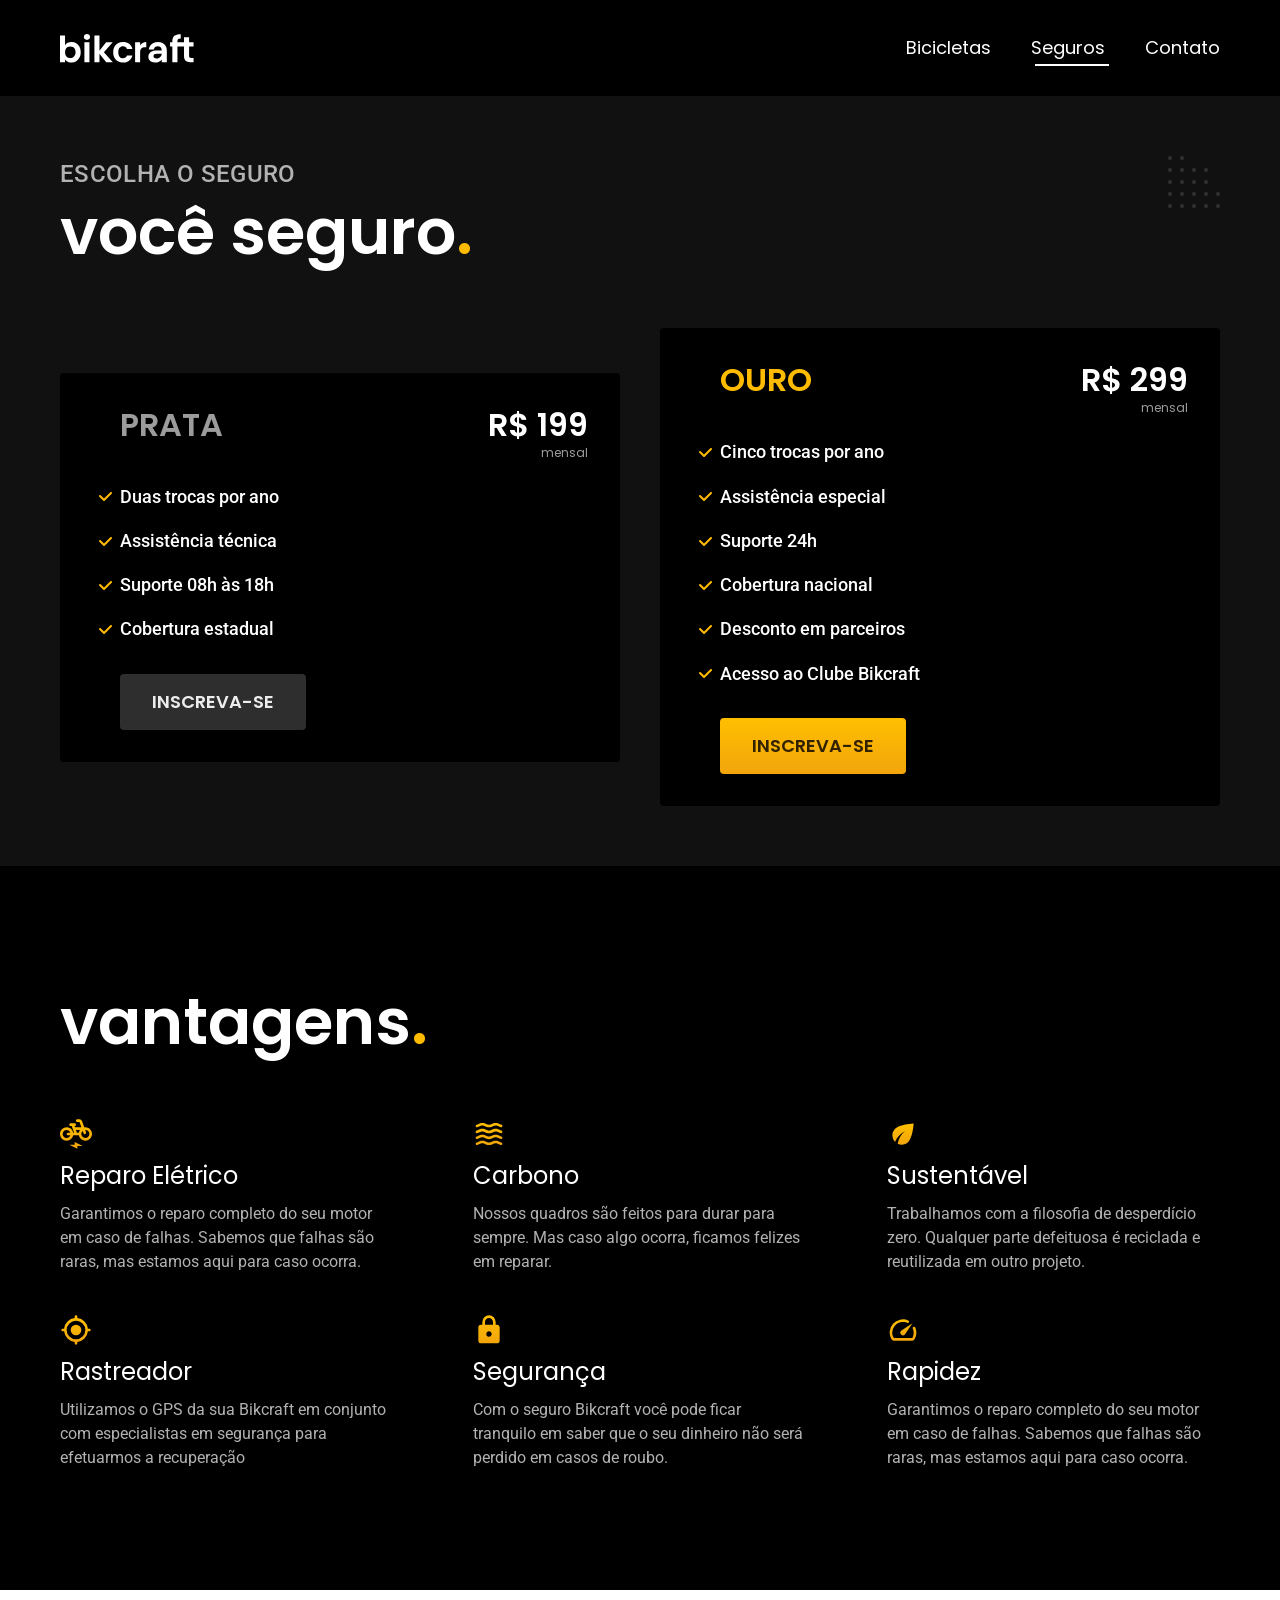
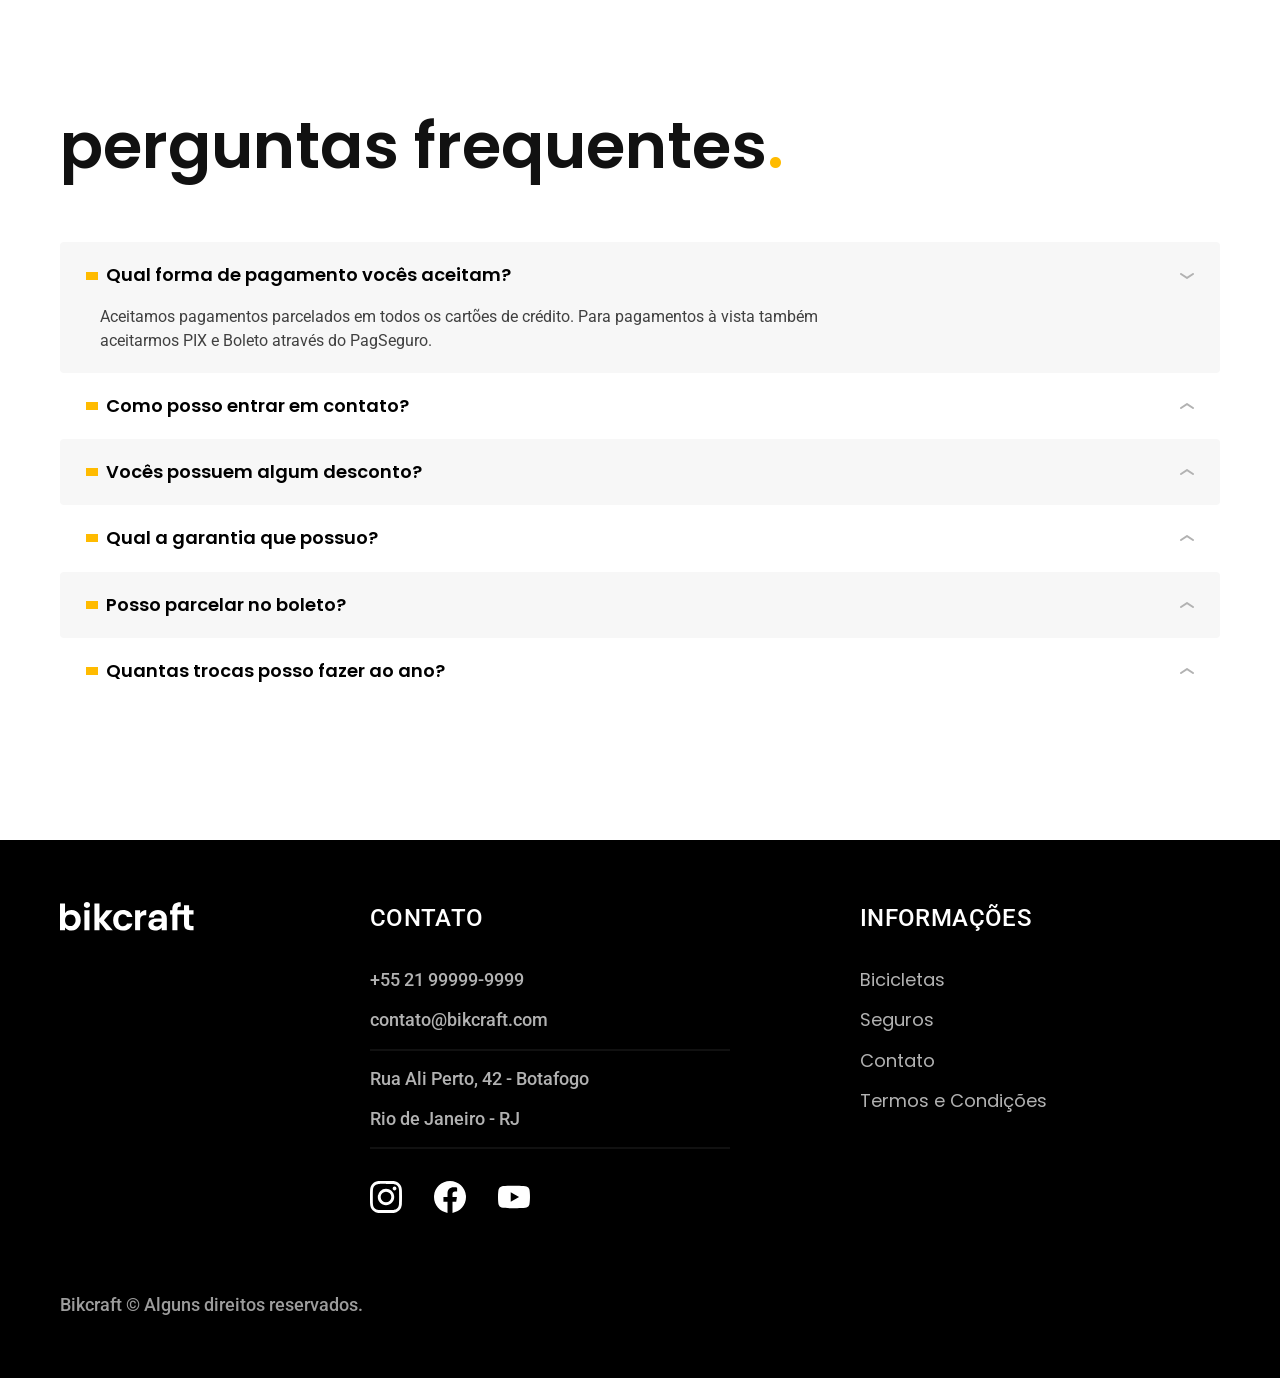
<file: seguros.html>
<!DOCTYPE html>
<html lang="pt-br">

<head>
    <meta charset="UTF-8">
    <meta name="viewport" content="width=device-width, initial-scale=1.0">
    <title>Seguros | Bikcraft</title>
    <meta name="description" content="Termos e condições.">

    <link rel="icon" href="./favicon.svg" type="image/svg+xml">
    <link rel="preload" href="./css/style.min.css" as="style">
    <link rel="stylesheet" href="./css/style.min.css">
    <script>document.documentElement.classList.add('js');</script>

    <link rel="preconnect" href="https://fonts.googleapis.com">
    <link rel="preconnect" href="https://fonts.gstatic.com" crossorigin>
    <link href="https://fonts.googleapis.com/css2?family=Merriweather:ital,wght@1,900&family=Poppins:wght@400;600&family=Roboto:wght@400;500&display=swap" rel="stylesheet">
</head>

<body id="seguros">
    <header class="header-bg">
        <div class="header container">
            <a href="./"><img src="./img/bikcraft.svg" alt="Bikcraft"></a>

            <nav aria-label="primaria">
                <ul class="header-menu font-1-m cor-0">
                    <li><a href="./bicicletas.html">Bicicletas</a></li>
                    <li><a href="./seguros.html">Seguros</a></li>
                    <li><a href="./contato.html">Contato</a></li>
                </ul>
            </nav>
        </div>
    </header>

    <main class="seguros-bg">
        <div class="titulo-bg">
            <div class="titulo container">
                <p class="font-2-l-b cor-5">Escolha o seguro</p>
                <h1 class="font-1-xxl cor-0">você seguro<span class="cor-p1">.</span></h1>
            </div>
        </div>

        <div class="seguros container fadeInLeft" data-anime="200">
            <div class="seguros-item">
                <h3 class="font-1-xl cor-6">PRATA</h3>
                <span class="font-1-xl cor-0">R$ 199 <span class="font-1-xs cor-6">mensal</span></span>
                <ul class="font-2-m cor-0">
                    <li>Duas trocas por ano</li>
                    <li> Assistência técnica</li>
                    <li>Suporte 08h às 18h</li>
                    <li>Cobertura estadual</li>
                </ul>
                <a class="botao secundario" href="./orcamento.html?tipo=seguro&produto=prata">Inscreva-se</a>
            </div>

            <div class="seguros-item fadeInRight" data-anime="400">
                <h3 class="font-1-xl cor-p1">OURO</h3>
                <span class="font-1-xl cor-0">R$ 299 <span class="font-1-xs cor-6">mensal</span></span>
                <ul class="font-2-m cor-0">
                    <li>Cinco trocas por ano</li>
                    <li> Assistência especial</li>
                    <li>Suporte 24h</li>
                    <li>Cobertura nacional</li>
                    <li>Desconto em parceiros</li>
                    <li>Acesso ao Clube Bikcraft</li>
                </ul>
                <a class="botao" href="./orcamento.html?tipo=seguro&produto=ouro">Inscreva-se</a>
            </div>
        </div>
    </main>

    <article class="vantagens-bg">
        <div class="vantagens container">
            <h2 class="font-1-xxl cor-0">vantagens<span class="cor-p1">.</span></h2>
            <ul>
                <li>
                    <img src="./img/icones/eletrica.svg" alt="">
                    <h3 class="font-1-l cor-0">Reparo Elétrico</h3>
                    <p class="font-2-s cor-5">Garantimos o reparo completo do seu motor em caso de falhas. Sabemos que falhas são raras, mas estamos aqui para caso ocorra.</p>
                </li>
                <li>
                    <img src="./img/icones/carbono.svg" alt="">
                    <h3 class="font-1-l cor-0">Carbono</h3>
                    <p class="font-2-s cor-5">Nossos quadros são feitos para durar para sempre. Mas caso algo ocorra, ficamos felizes em reparar.</p>
                </li>
                <li>
                    <img src="./img/icones/sustentavel.svg" alt="">
                    <h3 class="font-1-l cor-0">Sustentável</h3>
                    <p class="font-2-s cor-5">Trabalhamos com a filosofia de desperdício zero. Qualquer parte defeituosa é reciclada e reutilizada em outro projeto.</p>
                </li>
                <li>
                    <img src="./img/icones/rastreador.svg" alt="">
                    <h3 class="font-1-l cor-0">Rastreador</h3>
                    <p class="font-2-s cor-5">Utilizamos o GPS da sua Bikcraft em conjunto com especialistas em segurança para efetuarmos a recuperação</p>
                </li>
                <li>
                    <img src="./img/icones/seguro.svg" alt="">
                    <h3 class="font-1-l cor-0">Segurança</h3>
                    <p class="font-2-s cor-5">Com o seguro Bikcraft você pode ficar tranquilo em saber que o seu dinheiro não será perdido em casos de roubo.</p>
                </li>
                <li>
                    <img src="./img/icones/velocidade.svg" alt="">
                    <h3 class="font-1-l cor-0">Rapidez</h3>
                    <p class="font-2-s cor-5">Garantimos o reparo completo do seu motor em caso de falhas. Sabemos que falhas são raras, mas estamos aqui para caso ocorra.</p>
                </li>
            </ul>
        </div>
    </article>

    <article class="perguntas container">
        <h2 class="font-1-xxl">perguntas frequentes<span class="cor-p1">.</span></h2>

        <dl>
            <div>
                <dt><button class="font-1-m-b" aria-controls="pergunta1" aria-expanded="true">Qual forma de pagamento vocês aceitam?</button></dt>
                <dd id="pergunta1" class="font-2-s cor-9 ativa">Aceitamos pagamentos parcelados em todos os cartões de crédito. Para pagamentos à vista também aceitarmos PIX e Boleto através do PagSeguro.</dd>
            </div>
            <div>
                <dt><button class="font-1-m-b" aria-controls="pergunta2" aria-expanded="false">Como posso entrar em contato?</button></dt>
                <dd id="pergunta2" class="font-2-s cor-9">Aceitamos pagamentos parcelados em todos os cartões de crédito. Para pagamentos à vista também aceitarmos PIX e Boleto através do PagSeguro.</dd>
            </div>
            <div>
                <dt><button class="font-1-m-b" aria-controls="pergunta3" aria-expanded="false">Vocês possuem algum desconto?</button></dt>
                <dd id="pergunta3" class="font-2-s cor-9">Aceitamos pagamentos parcelados em todos os cartões de crédito. Para pagamentos à vista também aceitarmos PIX e Boleto através do PagSeguro.</dd>
            </div>
            <div>
                <dt><button class="font-1-m-b" aria-controls="pergunta4" aria-expanded="false">Qual a garantia que possuo?</button></dt>
                <dd id="pergunta4" class="font-2-s cor-9">Aceitamos pagamentos parcelados em todos os cartões de crédito. Para pagamentos à vista também aceitarmos PIX e Boleto através do PagSeguro.</dd>
            </div>
            <div>
                <dt><button class="font-1-m-b" aria-controls="pergunta5" aria-expanded="false">Posso parcelar no boleto?</button></dt>
                <dd id="pergunta5" class="font-2-s cor-9">Aceitamos pagamentos parcelados em todos os cartões de crédito. Para pagamentos à vista também aceitarmos PIX e Boleto através do PagSeguro.</dd>
            </div>
            <div>
                <dt><button class="font-1-m-b" aria-controls="pergunta6" aria-expanded="false">Quantas trocas posso fazer ao ano?</button></dt>
                <dd id="pergunta6" class="font-2-s cor-9">Aceitamos pagamentos parcelados em todos os cartões de crédito. Para pagamentos à vista também aceitarmos PIX e Boleto através do PagSeguro.</dd>
            </div>
        </dl>
    </article>

    <footer class="footer-bg">
        <div class="footer container">
            <img src="./img/bikcraft.svg" alt="Bikcraft">
            <div class="footer-contato">
                <h3 class="font-2-l-b cor-0">Contato</h3>
                <ul class="font-2-m cor-5">
                    <li> <a href="tel:+552199999-9999">+55 21 99999-9999</a></li>
                    <li> <a href="mailto:contato@bikcraft.com">contato@bikcraft.com</a></li>
                    <li>Rua Ali Perto, 42 - Botafogo</li>
                    <li>Rio de Janeiro - RJ</li>
                </ul>
                <div class="footer-redes">
                    <a href="./">
                        <img src="./img/redes/instagram.svg" alt="Instagram">
                    </a>
                    <a href="./">
                        <img src="./img/redes/facebook.svg" alt="Facebook">
                    </a>
                    <a href="./">
                        <img src="./img/redes/youtube.svg" alt="Youtube">
                    </a>

                </div>
            </div>
            <div class="footer-informacoes">
                <h3 class="font-2-l-b cor-0">Informações</h3>
                <nav>
                    <ul class="font-1-m cor-5">
                        <li> <a href="./bicicletas.html">Bicicletas</a></li>
                        <li> <a href="./seguros.html">Seguros</a></li>
                        <li> <a href="./contato.html">Contato</a></li>
                        <li> <a href="./termos.html">Termos e Condições</a></li>
                    </ul>
                </nav>
            </div>
            <p class="footer-copy font-2-m cor-6">Bikcraft © Alguns direitos reservados.</p>
        </div>

    </footer>
    <script src="./js/plugins/simple-anime.js"></script>
    <script src="./js/script.js"></script>
</body>

</html>
</file>
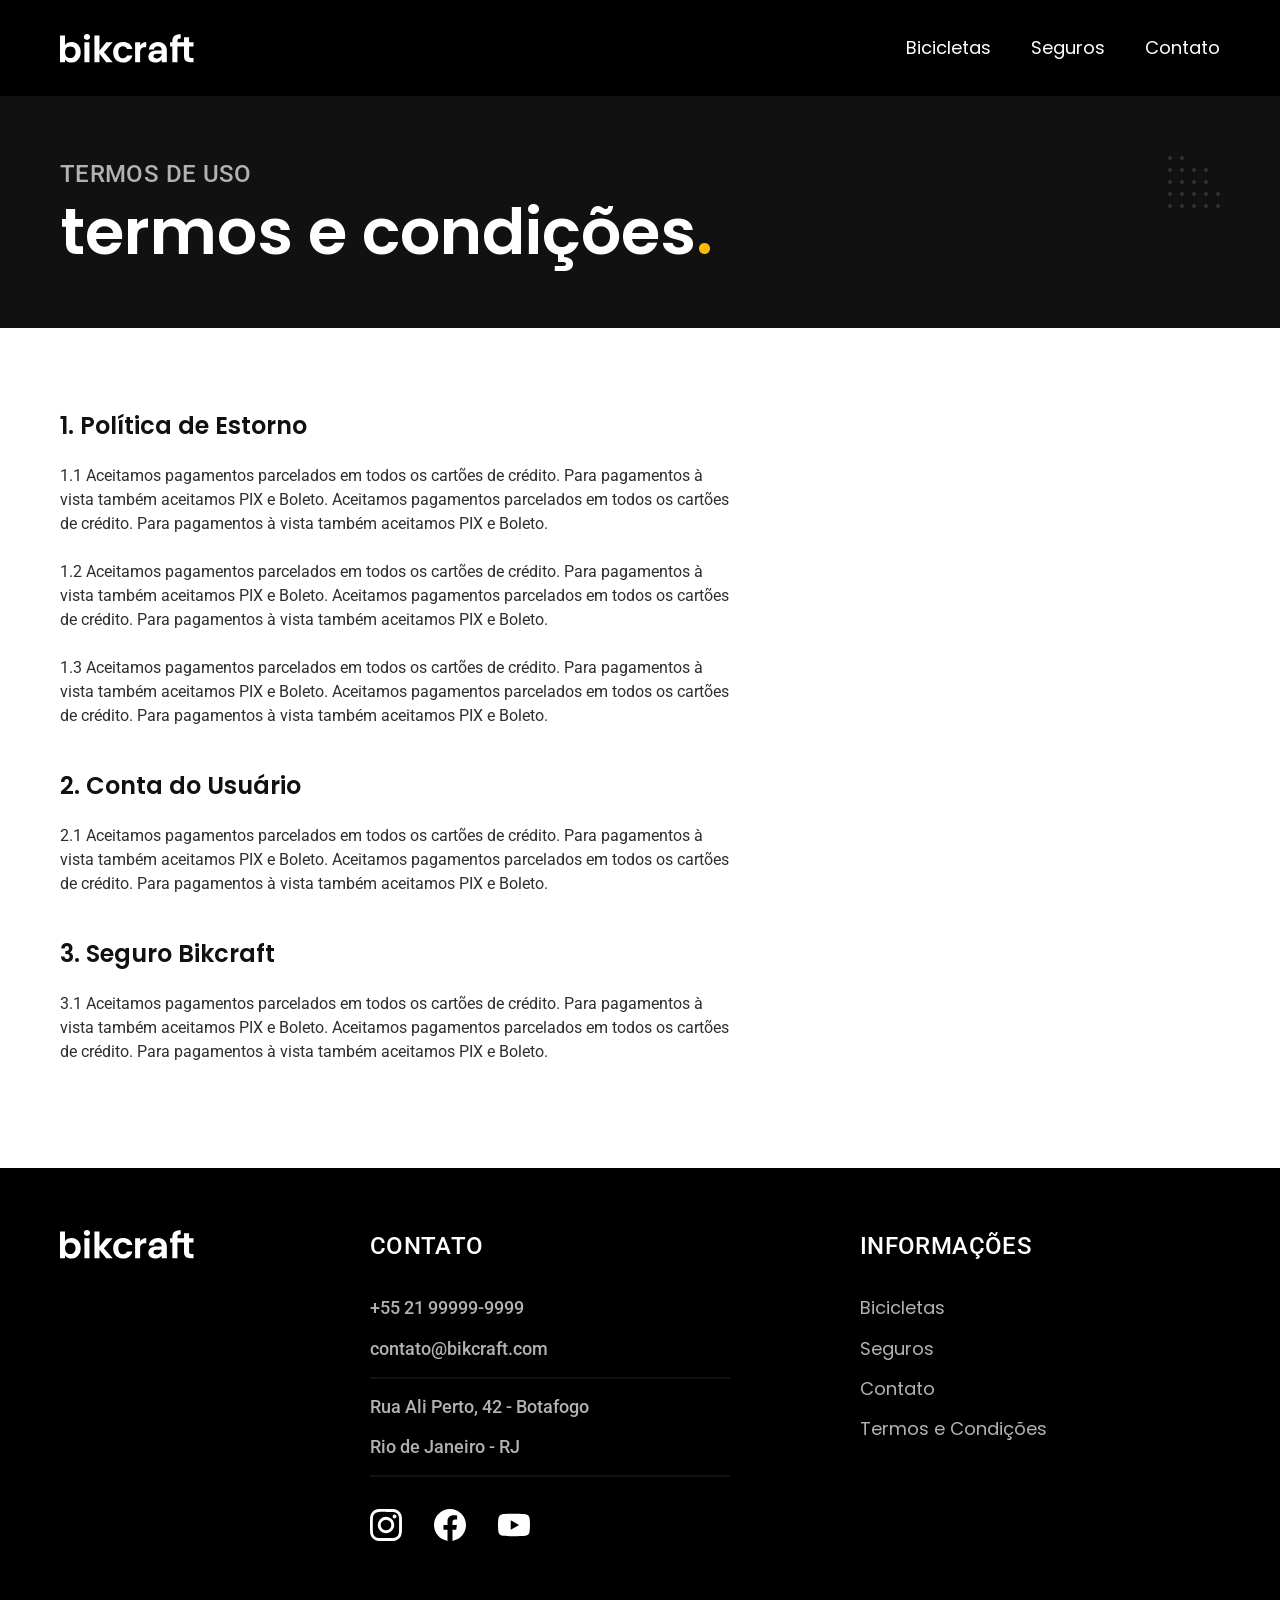
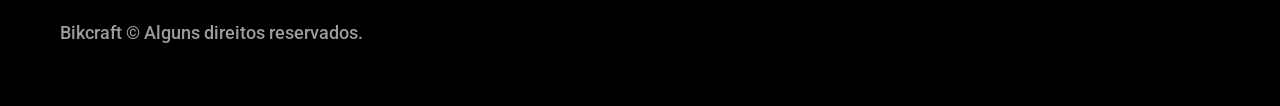
<file: termos.html>
<!DOCTYPE html>
<html lang="pt-br">

<head>
    <meta charset="UTF-8">
    <meta name="viewport" content="width=device-width, initial-scale=1.0">
    <title>Termos e Condições | Bikcraft</title>
    <meta name="description" content="Termos e condições.">

    <link rel="icon" href="./favicon.svg" type="image/svg+xml">
    <link rel="preload" href="./css/style.min.css" as="style">
    <link rel="stylesheet" href="./css/style.min.css">
    <script>document.documentElement.classList.add('js');</script>

    <link rel="preconnect" href="https://fonts.googleapis.com">
    <link rel="preconnect" href="https://fonts.gstatic.com" crossorigin>
    <link href="https://fonts.googleapis.com/css2?family=Merriweather:ital,wght@1,900&family=Poppins:wght@400;600&family=Roboto:wght@400;500&display=swap" rel="stylesheet">
</head>

<body id="termos">
    <header class="header-bg">
        <div class="header container">
            <a href="./"><img src="./img/bikcraft.svg" alt="Bikcraft"></a>

            <nav aria-label="primaria">
                <ul class="header-menu font-1-m cor-0">
                    <li><a href="./bicicletas.html">Bicicletas</a></li>
                    <li><a href="./seguros.html">Seguros</a></li>
                    <li><a href="./contato.html">Contato</a></li>
                </ul>
            </nav>
        </div>
    </header>

    <main>
        <div class="titulo-bg">
            <div class="titulo container">
                <p class="font-2-l-b cor-5">Termos de uso</p>
                <h1 class="font-1-xxl cor-0">termos e condições<span class="cor-p1">.</span></h1>
            </div>
        </div>

        <div class="termos font-2-s cor-10 container">
            <h2 class="font-1-l cor-11">1. Política de Estorno</h2>
            <p>1.1 Aceitamos pagamentos parcelados em todos os cartões de crédito. Para pagamentos à vista também aceitamos PIX e Boleto. Aceitamos pagamentos parcelados em todos os cartões de crédito. Para pagamentos à vista também aceitamos PIX e Boleto.</p>
            <p>1.2 Aceitamos pagamentos parcelados em todos os cartões de crédito. Para pagamentos à vista também aceitamos PIX e Boleto. Aceitamos pagamentos parcelados em todos os cartões de crédito. Para pagamentos à vista também aceitamos PIX e Boleto.</p>
            <p>1.3 Aceitamos pagamentos parcelados em todos os cartões de crédito. Para pagamentos à vista também aceitamos PIX e Boleto. Aceitamos pagamentos parcelados em todos os cartões de crédito. Para pagamentos à vista também aceitamos PIX e Boleto.</p>
            <h2 class="font-1-l cor-11">2. Conta do Usuário</h2>
            <p>2.1 Aceitamos pagamentos parcelados em todos os cartões de crédito. Para pagamentos à vista também aceitamos PIX e Boleto. Aceitamos pagamentos parcelados em todos os cartões de crédito. Para pagamentos à vista também aceitamos PIX e Boleto.</p>
            <h2 class="font-1-l cor-11">3. Seguro Bikcraft</h2>
            <p>3.1 Aceitamos pagamentos parcelados em todos os cartões de crédito. Para pagamentos à vista também aceitamos PIX e Boleto. Aceitamos pagamentos parcelados em todos os cartões de crédito. Para pagamentos à vista também aceitamos PIX e Boleto.</p>

        </div>

    </main>

    <footer class="footer-bg">
        <div class="footer container">
            <img src="./img/bikcraft.svg" alt="Bikcraft">
            <div class="footer-contato">
                <h3 class="font-2-l-b cor-0">Contato</h3>
                <ul class="font-2-m cor-5">
                    <li> <a href="tel:+552199999-9999">+55 21 99999-9999</a></li>
                    <li> <a href="mailto:contato@bikcraft.com">contato@bikcraft.com</a></li>
                    <li>Rua Ali Perto, 42 - Botafogo</li>
                    <li>Rio de Janeiro - RJ</li>
                </ul>
                <div class="footer-redes">
                    <a href="./">
                        <img src="./img/redes/instagram.svg" alt="Instagram">
                    </a>
                    <a href="./">
                        <img src="./img/redes/facebook.svg" alt="Facebook">
                    </a>
                    <a href="./">
                        <img src="./img/redes/youtube.svg" alt="Youtube">
                    </a>

                </div>
            </div>
            <div class="footer-informacoes">
                <h3 class="font-2-l-b cor-0">Informações</h3>
                <nav>
                    <ul class="font-1-m cor-5">
                        <li> <a href="./bicicletas.html">Bicicletas</a></li>
                        <li> <a href="./seguros.html">Seguros</a></li>
                        <li> <a href="./contato.html">Contato</a></li>
                        <li> <a href="./termos.html">Termos e Condições</a></li>
                    </ul>
                </nav>
            </div>
            <p class="footer-copy font-2-m cor-6">Bikcraft © Alguns direitos reservados.</p>
        </div>

    </footer>
    <script src="./js/script.js"></script>
</body>

</html>
</file>
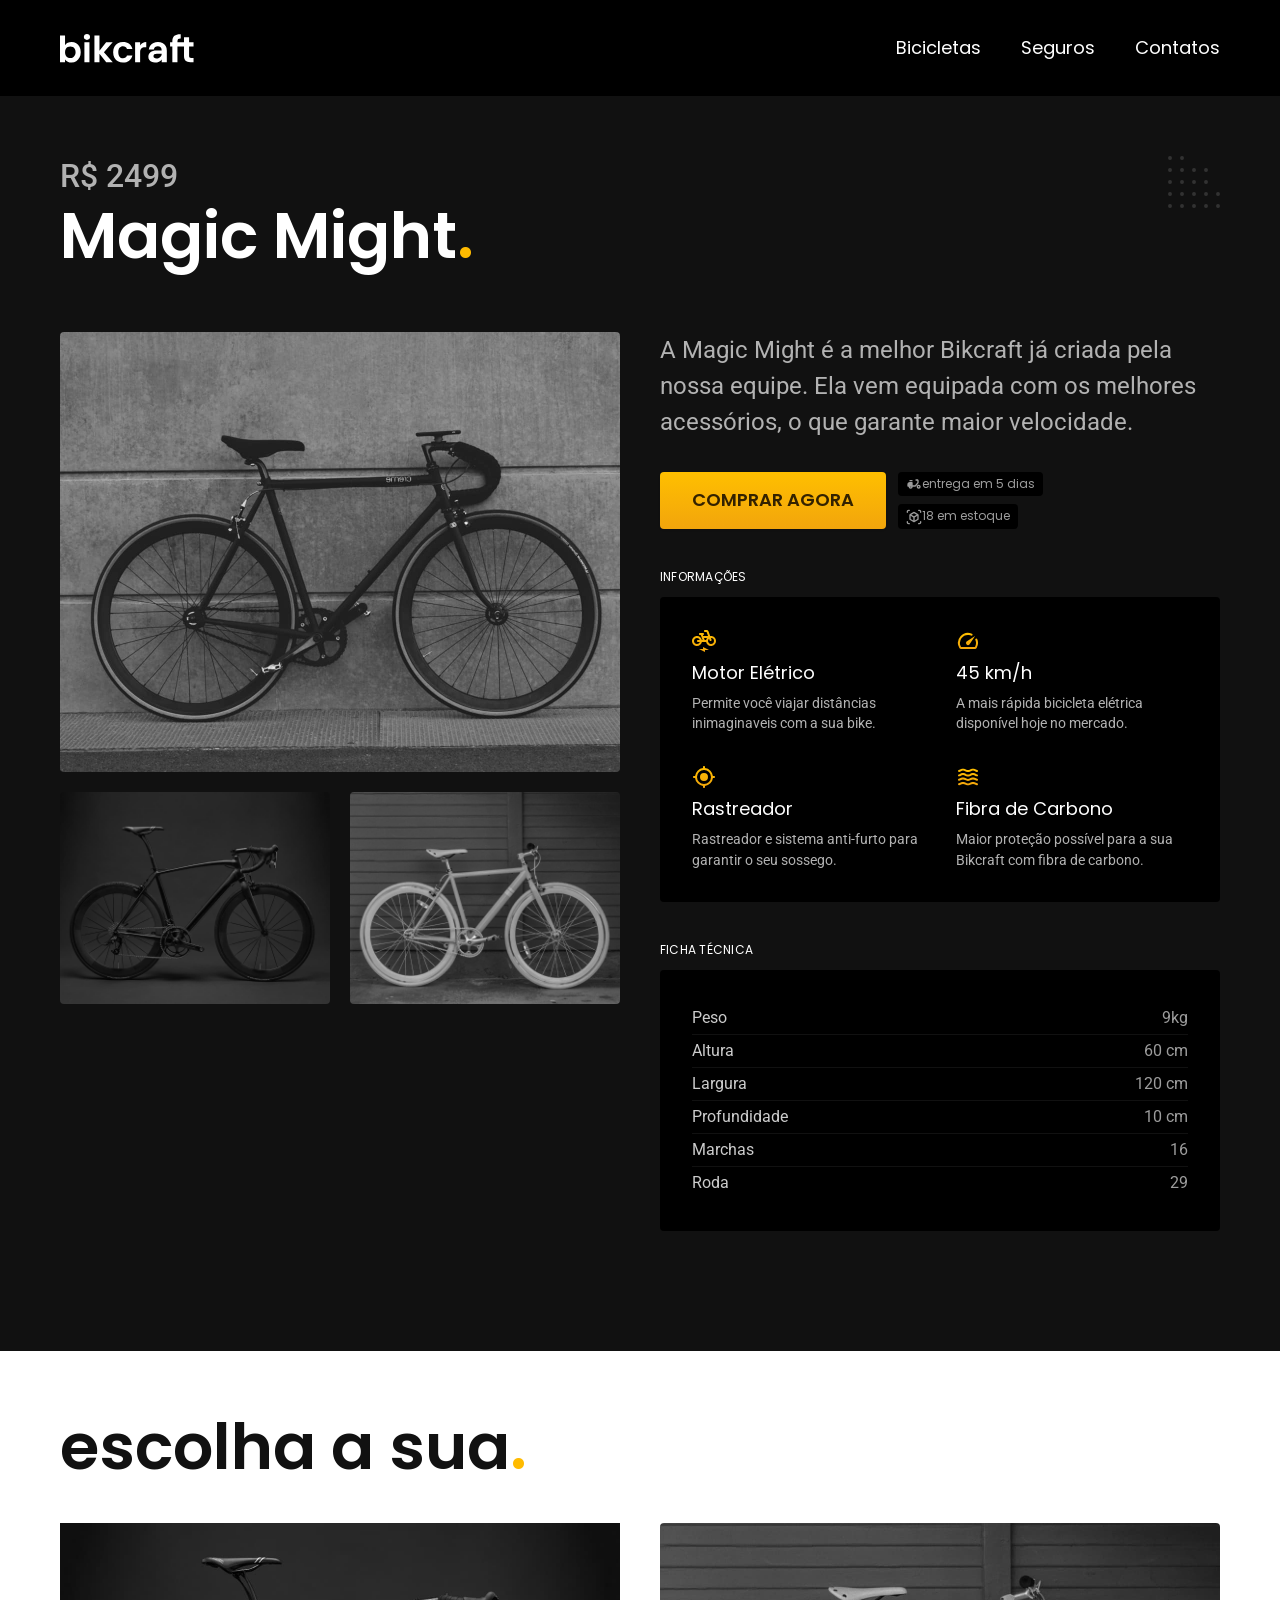
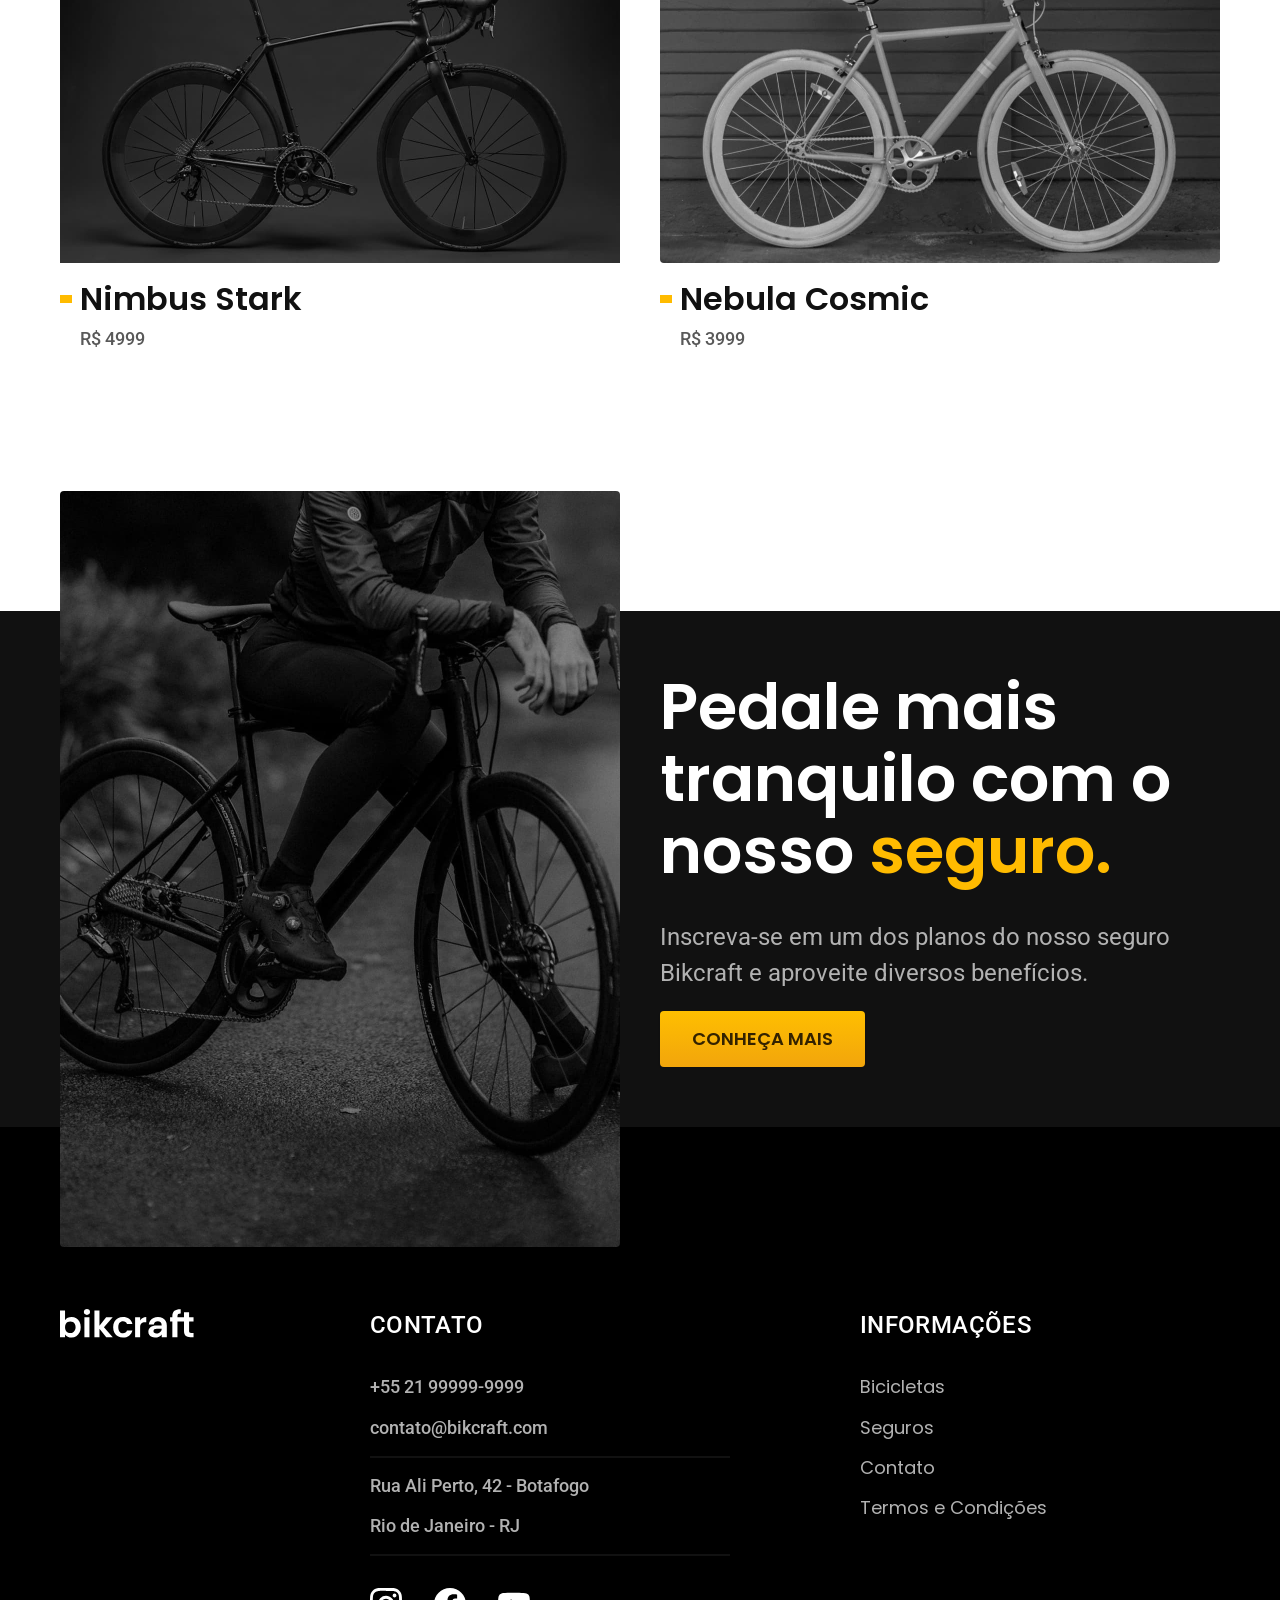
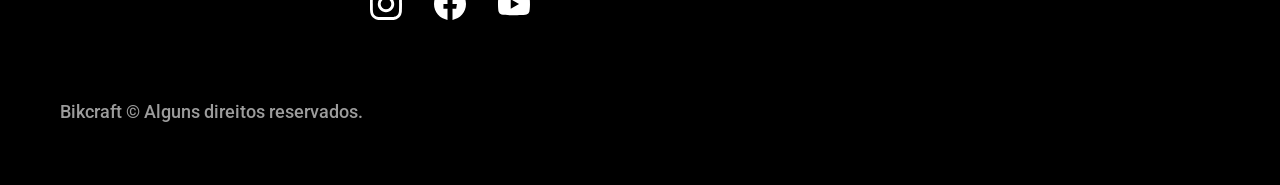
<file: bicicletas/magic.html>
<!DOCTYPE html>
<html lang="pt-br">

<head>
    <meta charset="UTF-8">
    <meta name="viewport" content="width=device-width, initial-scale=1.0">

    <title>Magic | Bikcraft</title>
    <meta name="description" content="Magic.">

    <link rel="icon" href="../favicon.svg" type="image/svg+xml">
    <link rel="preload" href="../css/style.min.css" as="style">
    <link rel="stylesheet" href="../css/style.min.css">
    <script>document.documentElement.classList.add('js');</script>

    <link rel="preconnect" href="https://fonts.googleapis.com">
    <link rel="preconnect" href="https://fonts.gstatic.com" crossorigin>
    <link href="https://fonts.googleapis.com/css2?family=Merriweather:ital,wght@1,900&family=Poppins:wght@400;600&family=Roboto:wght@400;500&display=swap" rel="stylesheet">
</head>

<body id="bicicleta">
    <header class="header-bg">
        <div class="header container">
            <a href="./">
                <img src="../img/bikcraft.svg" alt="Bikcraft">
            </a>

            <nav aria-label="primaria">
                <ul class="header-menu font-1-m cor-0">
                    <li><a href="../bicicletas.html">Bicicletas</a></li>
                    <li><a href="../seguros.html">Seguros</a></li>
                    <li><a href="../contato.html">Contatos</a></li>
                </ul>
            </nav>
        </div>
    </header>

    <main class="titulo-bg">
        <div>
            <div class="titulo container">
                <p class="font-2-xl cor-5">R$ 2499</p>
                <h1 class="font-1-xxl cor-0">Magic Might<span class="cor-p1">.</span></h1>
            </div>
        </div>
        <div class="bicicleta container">
            <div class="bicicleta-imagens">
                <img src="../img/bicicleta/nimbus2.jpg" alt="Bicicleta 1">
                <img src="../img/bicicleta/nimbus1.jpg" alt="Bicicleta 2">
                <img src="../img/bicicleta/nimbus3.jpg" alt="Bicicleta 3">
            </div>
            <div class="bicicleta-conteudo">
                <p class="font-2-l cor-5">A Magic Might é a melhor Bikcraft já criada pela nossa equipe. Ela vem equipada com os melhores acessórios, o que garante maior velocidade.</p>
                <div class="bicicleta-comprar">
                    <a class="botao" href="../orcamento.html?tipo=bikcraft&produto=magic">Comprar Agora</a>
                    <span class="font-1-xs cor-6"> <img src="../img/icones/entrega.svg" alt="">entrega em 5 dias</span>
                    <span class="font-1-xs cor-6"> <img src="../img/icones/estoque.svg" alt="">18 em estoque</span>
                </div>

                <h2 class="font-1-xs cor-0">Informações</h2>
                <ul class="bicicleta-informacoes">
                    <li>
                        <img src="../img/icones/eletrica.svg" alt="">
                        <h3 class="font-1-m cor-0">Motor Elétrico</h3>
                        <p class="font-2-xs cor-5">Permite você viajar distâncias inimaginaveis com a sua bike.</p>
                    </li>
                    <li>
                        <img src="../img/icones/velocidade.svg" alt="">
                        <h3 class="font-1-m cor-0">45 km/h</h3>
                        <p class="font-2-xs cor-5">A mais rápida bicicleta elétrica disponível hoje no mercado.</p>
                    </li>
                    <li>
                        <img src="../img/icones/rastreador.svg" alt="">
                        <h3 class="font-1-m cor-0">Rastreador</h3>
                        <p class="font-2-xs cor-5">Rastreador e sistema anti-furto para garantir o seu sossego.</p>
                    </li>
                    <li>
                        <img src="../img/icones/carbono.svg" alt="">
                        <h3 class="font-1-m cor-0">Fibra de Carbono</h3>
                        <p class="font-2-xs cor-5">Maior proteção possível para a sua Bikcraft com fibra de carbono.</p>
                    </li>
                </ul>
                <h2 class="font-1-xs cor-0">Ficha técnica</h2>
                <ul class="bicicleta-ficha font-2-s cor-4">
                    <li>Peso <span>9kg</span></li>
                    <li>Altura <span>60 cm</span></li>
                    <li>Largura <span>120 cm</span></li>
                    <li>Profundidade <span>10 cm</span></li>
                    <li>Marchas <span>16</span></li>
                    <li>Roda <span>29</span></li>
                </ul>
            </div>
        </div>
    </main>

    <article class="bicicletas-lista container">
        <h2 class="font-1-xxl">escolha a sua<span class="cor-p1">.</span></h2>
        <ul>
            <li>
                <a href="./nimbus.html">
                    <img src="../img/bicicletas/nimbus.jpg " alt="Bicileta preta">
                    <h3 class="font-1-xl">Nimbus Stark</h3>
                    <span class="font-2-m cor-8">R$ 4999</span>
                </a>
            </li>
            <li>
                <a href="./nebula.html">
                    <img src="../img/bicicletas/nebula.jpg" alt="Bicileta preta">
                    <h3 class="font-1-xl">Nebula Cosmic</h3>
                    <span class="font-2-m cor-8">R$ 3999</span>
                </a>
            </li>
        </ul>
    </article>

    <article class="seguro-bg">
        <div class="seguro container">
            <div class="seguro-imagem">
                <img src="../img/fotos/seguros.jpg" alt="Pessoa parada em cima de uma bicicleta">
            </div>
            <div class="seguro-conteudo">
                <h2 class="font-1-xxl cor-0">Pedale mais tranquilo com o nosso <span class="cor-p1">seguro.</span></h2>
                <p class="font-2-l cor-5">Inscreva-se em um dos planos do nosso seguro Bikcraft e aproveite diversos benefícios.</p>
                <a class="botao" href="../seguros.html">Conheça Mais</a>
            </div>
        </div>
    </article>

    <footer class="footer-bg">
        <div class="footer container">
            <img src="../img/bikcraft.svg" alt="Bikcraft">
            <div class="footer-contato">
                <h3 class="font-2-l-b cor-0">Contato</h3>
                <ul class="font-2-m cor-5">
                    <li> <a href="tel:+552199999-9999">+55 21 99999-9999</a></li>
                    <li> <a href="mailto:contato@bikcraft.com">contato@bikcraft.com</a></li>
                    <li>Rua Ali Perto, 42 - Botafogo</li>
                    <li>Rio de Janeiro - RJ</li>
                </ul>
                <div class="footer-redes">
                    <a href="./">
                        <img src="../img/redes/instagram.svg" alt="Instagram">
                    </a>
                    <a href="./">
                        <img src="../img/redes/facebook.svg" alt="Facebook">
                    </a>
                    <a href="./">
                        <img src="../img/redes/youtube.svg" alt="Youtube">
                    </a>

                </div>
            </div>
            <div class="footer-informacoes">
                <h3 class="font-2-l-b cor-0">Informações</h3>
                <nav>
                    <ul class="font-1-m cor-5">
                        <li> <a href="../bicicletas.html">Bicicletas</a></li>
                        <li> <a href="../seguros.html">Seguros</a></li>
                        <li> <a href="../contato.html">Contato</a></li>
                        <li> <a href="../termos.html">Termos e Condições</a></li>
                    </ul>
                </nav>
            </div>
            <p class="footer-copy font-2-m cor-6">Bikcraft © Alguns direitos reservados.</p>
        </div>

    </footer>
    <script src="../js/script.js"></script>
</body>

</html>
</file>
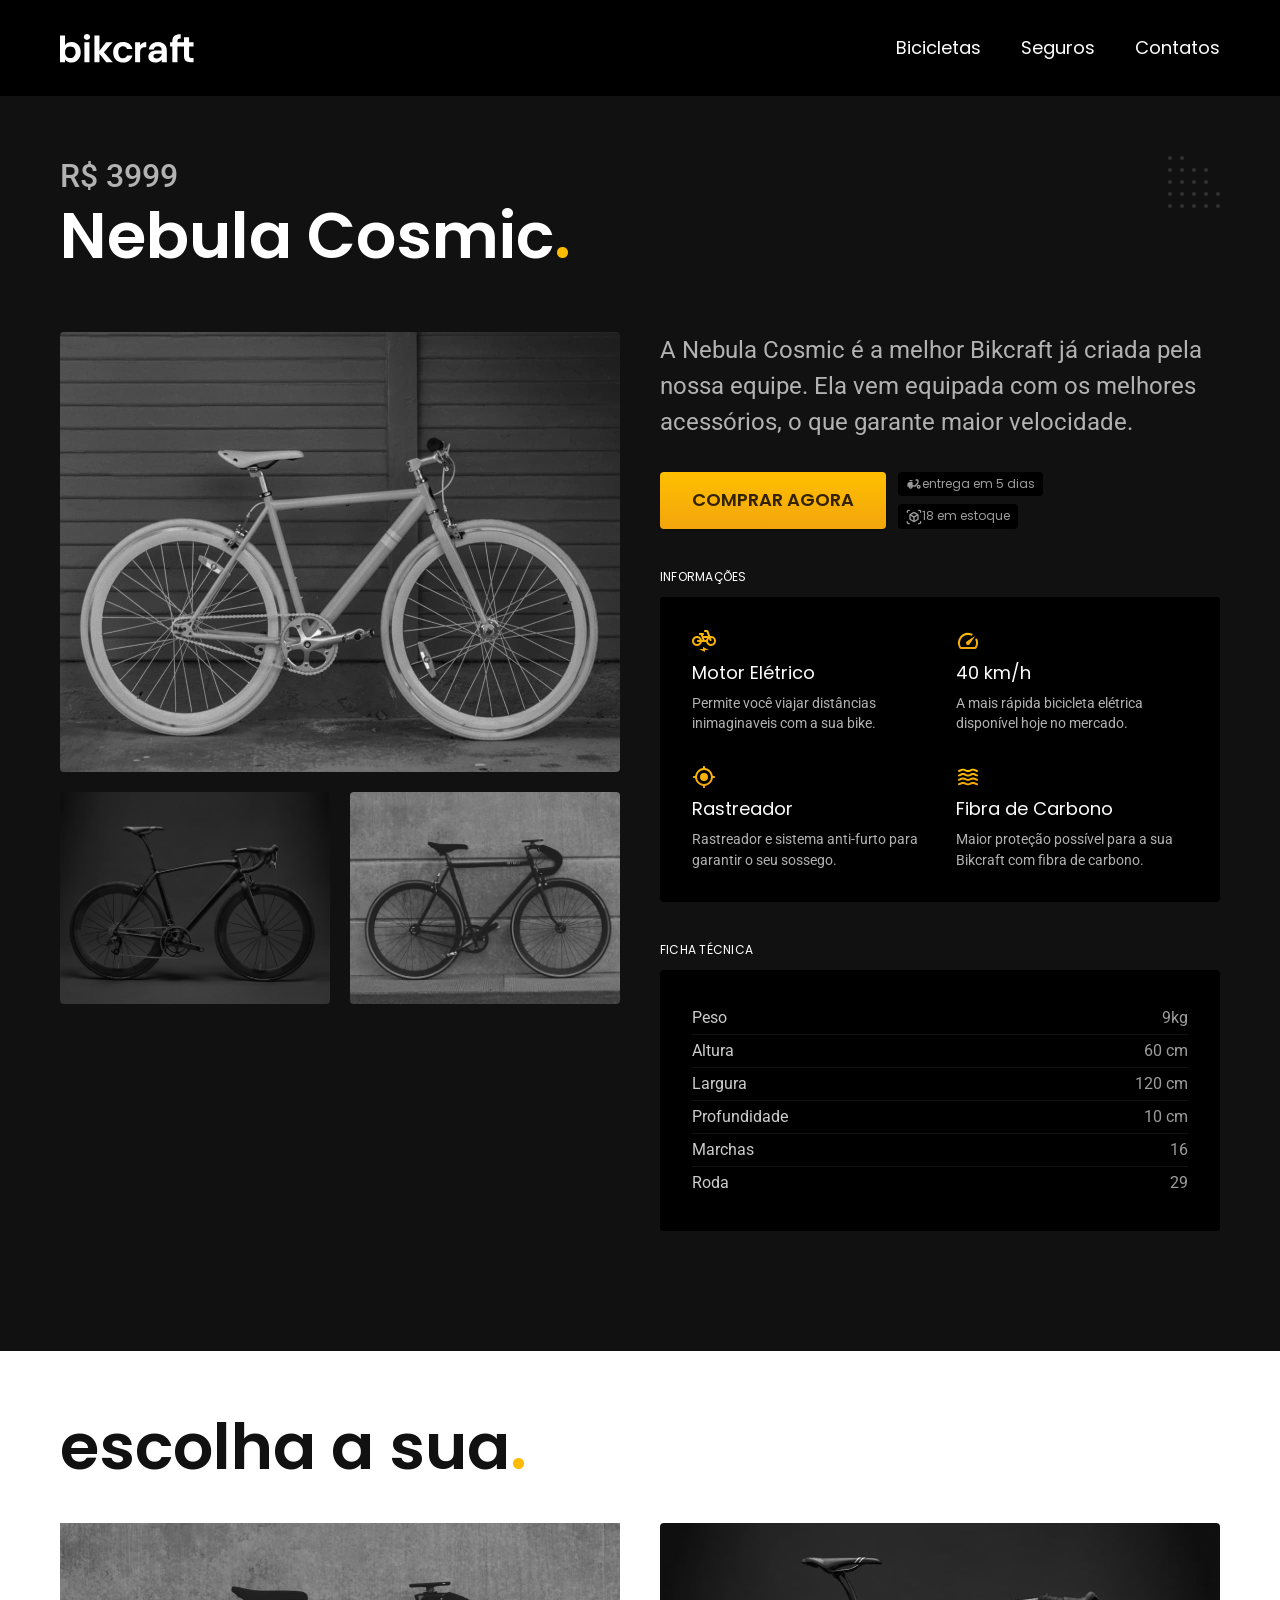
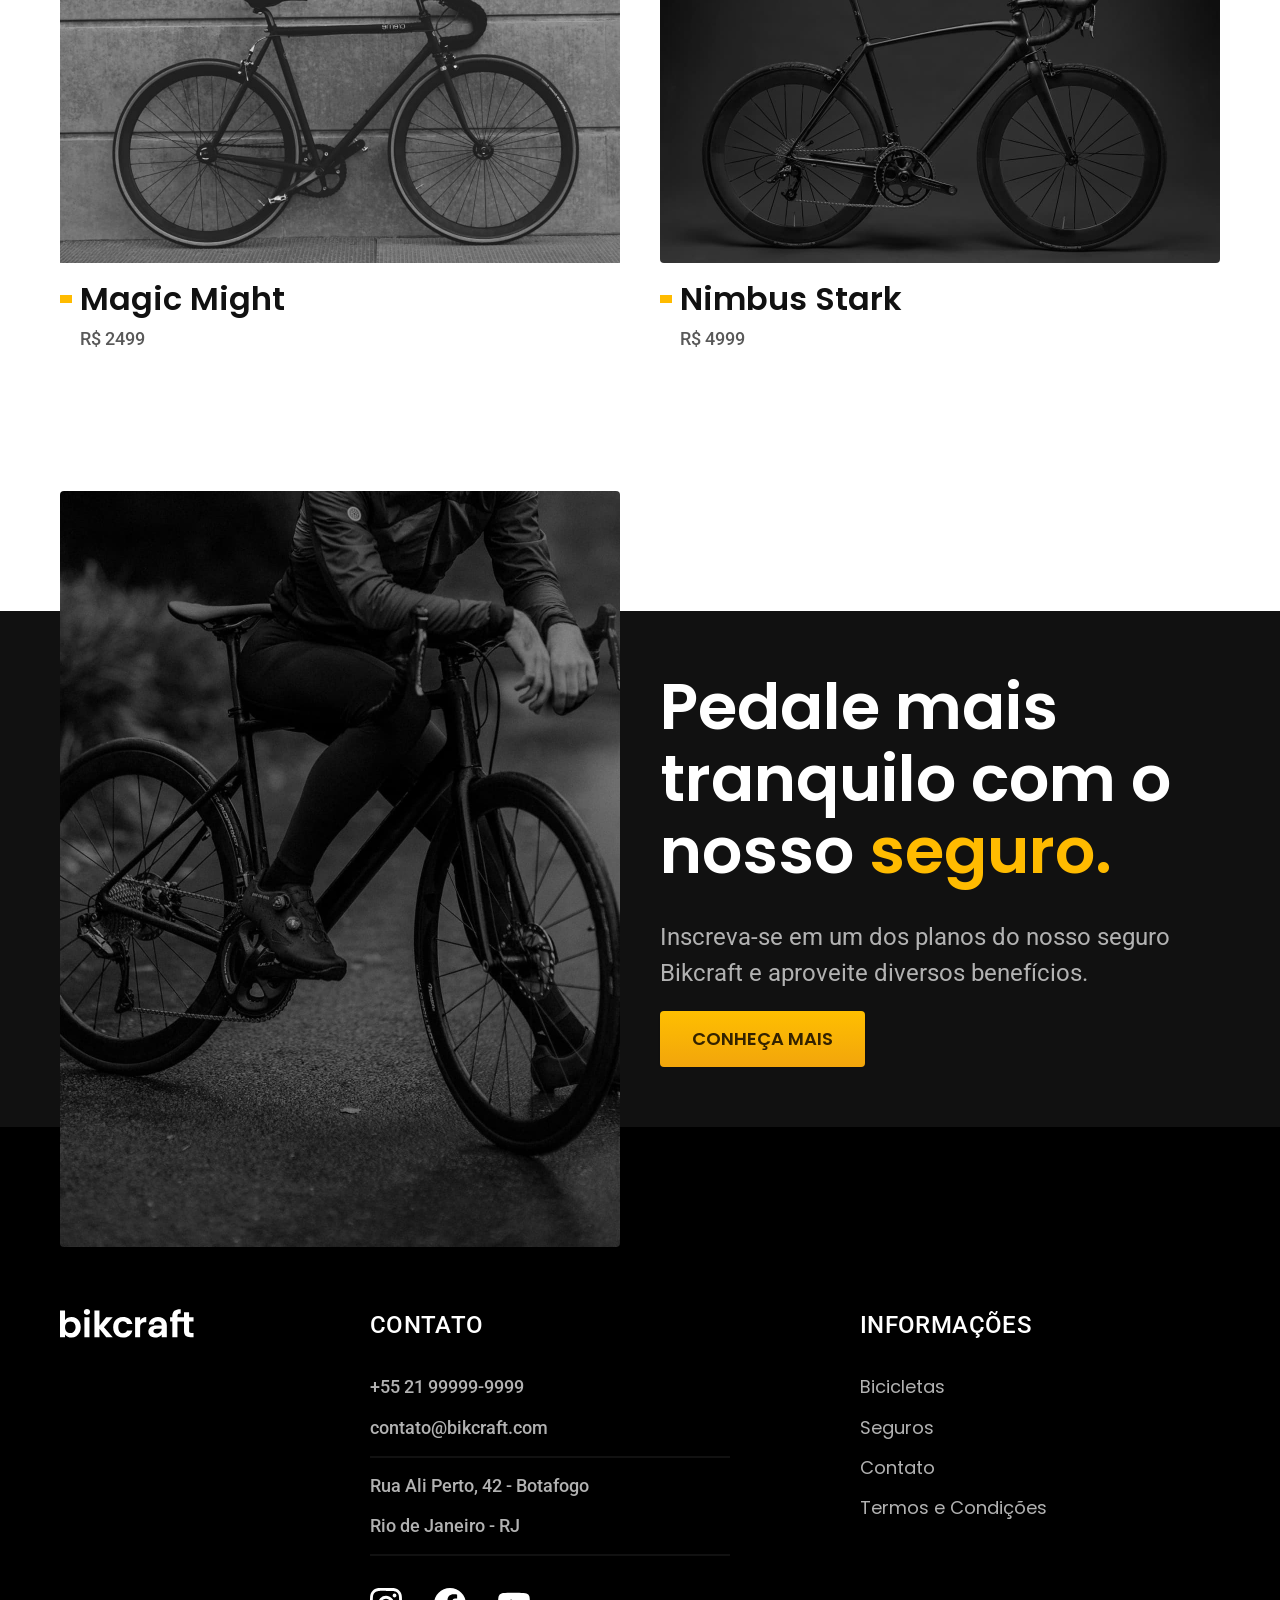
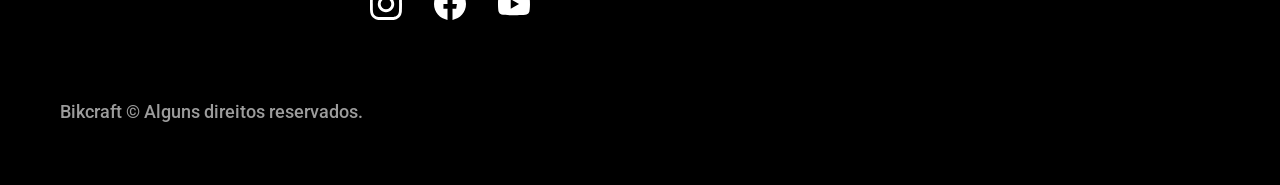
<file: bicicletas/nebula.html>
<!DOCTYPE html>
<html lang="pt-br">

<head>
    <meta charset="UTF-8">
    <meta name="viewport" content="width=device-width, initial-scale=1.0">

    <title>Nebula | Bikcraft</title>
    <meta name="description" content="Nebula.">

    <link rel="icon" href="../favicon.svg" type="image/svg+xml">
    <link rel="preload" href="../css/style.min.css" as="style">
    <link rel="stylesheet" href="../css/style.min.css">
    <script>document.documentElement.classList.add('js');</script>

    <link rel="preconnect" href="https://fonts.googleapis.com">
    <link rel="preconnect" href="https://fonts.gstatic.com" crossorigin>
    <link href="https://fonts.googleapis.com/css2?family=Merriweather:ital,wght@1,900&family=Poppins:wght@400;600&family=Roboto:wght@400;500&display=swap" rel="stylesheet">
</head>

<body id="bicicleta">
    <header class="header-bg">
        <div class="header container">
            <a href="./">
                <img src="../img/bikcraft.svg" alt="Bikcraft">
            </a>

            <nav aria-label="primaria">
                <ul class="header-menu font-1-m cor-0">
                    <li><a href="../bicicletas.html">Bicicletas</a></li>
                    <li><a href="../seguros.html">Seguros</a></li>
                    <li><a href="../contato.html">Contatos</a></li>
                </ul>
            </nav>
        </div>
    </header>

    <main class="titulo-bg">
        <div>
            <div class="titulo container">
                <p class="font-2-xl cor-5">R$ 3999</p>
                <h1 class="font-1-xxl cor-0">Nebula Cosmic<span class="cor-p1">.</span></h1>
            </div>
        </div>
        <div class="bicicleta container">
            <div class="bicicleta-imagens">
                <img src="../img/bicicleta/nimbus3.jpg" alt="Bicicleta 1">
                <img src="../img/bicicleta/nimbus1.jpg" alt="Bicicleta 2">
                <img src="../img/bicicleta/nimbus2.jpg" alt="Bicicleta 3">
            </div>
            <div class="bicicleta-conteudo">
                <p class="font-2-l cor-5">A Nebula Cosmic é a melhor Bikcraft já criada pela nossa equipe. Ela vem equipada com os melhores acessórios, o que garante maior velocidade.</p>
                <div class="bicicleta-comprar">
                    <a class="botao" href="../orcamento.html?tipo=bikcraft&produto=nebula">Comprar Agora</a>
                    <span class="font-1-xs cor-6"> <img src="../img/icones/entrega.svg" alt="">entrega em 5 dias</span>
                    <span class="font-1-xs cor-6"> <img src="../img/icones/estoque.svg" alt="">18 em estoque</span>
                </div>

                <h2 class="font-1-xs cor-0">Informações</h2>
                <ul class="bicicleta-informacoes">
                    <li>
                        <img src="../img/icones/eletrica.svg" alt="">
                        <h3 class="font-1-m cor-0">Motor Elétrico</h3>
                        <p class="font-2-xs cor-5">Permite você viajar distâncias inimaginaveis com a sua bike.</p>
                    </li>
                    <li>
                        <img src="../img/icones/velocidade.svg" alt="">
                        <h3 class="font-1-m cor-0">40 km/h</h3>
                        <p class="font-2-xs cor-5">A mais rápida bicicleta elétrica disponível hoje no mercado.</p>
                    </li>
                    <li>
                        <img src="../img/icones/rastreador.svg" alt="">
                        <h3 class="font-1-m cor-0">Rastreador</h3>
                        <p class="font-2-xs cor-5">Rastreador e sistema anti-furto para garantir o seu sossego.</p>
                    </li>
                    <li>
                        <img src="../img/icones/carbono.svg" alt="">
                        <h3 class="font-1-m cor-0">Fibra de Carbono</h3>
                        <p class="font-2-xs cor-5">Maior proteção possível para a sua Bikcraft com fibra de carbono.</p>
                    </li>
                </ul>
                <h2 class="font-1-xs cor-0">Ficha técnica</h2>
                <ul class="bicicleta-ficha font-2-s cor-4">
                    <li>Peso <span>9kg</span></li>
                    <li>Altura <span>60 cm</span></li>
                    <li>Largura <span>120 cm</span></li>
                    <li>Profundidade <span>10 cm</span></li>
                    <li>Marchas <span>16</span></li>
                    <li>Roda <span>29</span></li>
                </ul>
            </div>
        </div>
    </main>

    <article class="bicicletas-lista container">
        <h2 class="font-1-xxl">escolha a sua<span class="cor-p1">.</span></h2>
        <ul>
            <li>
                <a href="./magic.html">
                    <img src="../img/bicicletas/magic.jpg " alt="Bicileta preta">
                    <h3 class="font-1-xl">Magic Might</h3>
                    <span class="font-2-m cor-8">R$ 2499</span>
                </a>
            </li>
            <li>
                <a href="./nimbus.html">
                    <img src="../img/bicicletas/nimbus.jpg" alt="Bicileta preta">
                    <h3 class="font-1-xl">Nimbus Stark</h3>
                    <span class="font-2-m cor-8">R$ 4999</span>
                </a>
            </li>
        </ul>
    </article>

    <article class="seguro-bg">
        <div class="seguro container">
            <div class="seguro-imagem">
                <img src="../img/fotos/seguros.jpg" alt="Pessoa parada em cima de uma bicicleta">
            </div>
            <div class="seguro-conteudo">
                <h2 class="font-1-xxl cor-0">Pedale mais tranquilo com o nosso <span class="cor-p1">seguro.</span></h2>
                <p class="font-2-l cor-5">Inscreva-se em um dos planos do nosso seguro Bikcraft e aproveite diversos benefícios.</p>
                <a class="botao" href="../seguros.html">Conheça Mais</a>
            </div>
        </div>
    </article>

    <footer class="footer-bg">
        <div class="footer container">
            <img src="../img/bikcraft.svg" alt="Bikcraft">
            <div class="footer-contato">
                <h3 class="font-2-l-b cor-0">Contato</h3>
                <ul class="font-2-m cor-5">
                    <li> <a href="tel:+552199999-9999">+55 21 99999-9999</a></li>
                    <li> <a href="mailto:contato@bikcraft.com">contato@bikcraft.com</a></li>
                    <li>Rua Ali Perto, 42 - Botafogo</li>
                    <li>Rio de Janeiro - RJ</li>
                </ul>
                <div class="footer-redes">
                    <a href="./">
                        <img src="../img/redes/instagram.svg" alt="Instagram">
                    </a>
                    <a href="./">
                        <img src="../img/redes/facebook.svg" alt="Facebook">
                    </a>
                    <a href="./">
                        <img src="../img/redes/youtube.svg" alt="Youtube">
                    </a>

                </div>
            </div>
            <div class="footer-informacoes">
                <h3 class="font-2-l-b cor-0">Informações</h3>
                <nav>
                    <ul class="font-1-m cor-5">
                        <li> <a href="../bicicletas.html">Bicicletas</a></li>
                        <li> <a href="../seguros.html">Seguros</a></li>
                        <li> <a href="../contato.html">Contato</a></li>
                        <li> <a href="../termos.html">Termos e Condições</a></li>
                    </ul>
                </nav>
            </div>
            <p class="footer-copy font-2-m cor-6">Bikcraft © Alguns direitos reservados.</p>
        </div>

    </footer>
    <script src="../js/script.js"></script>
</body>

</html>
</file>
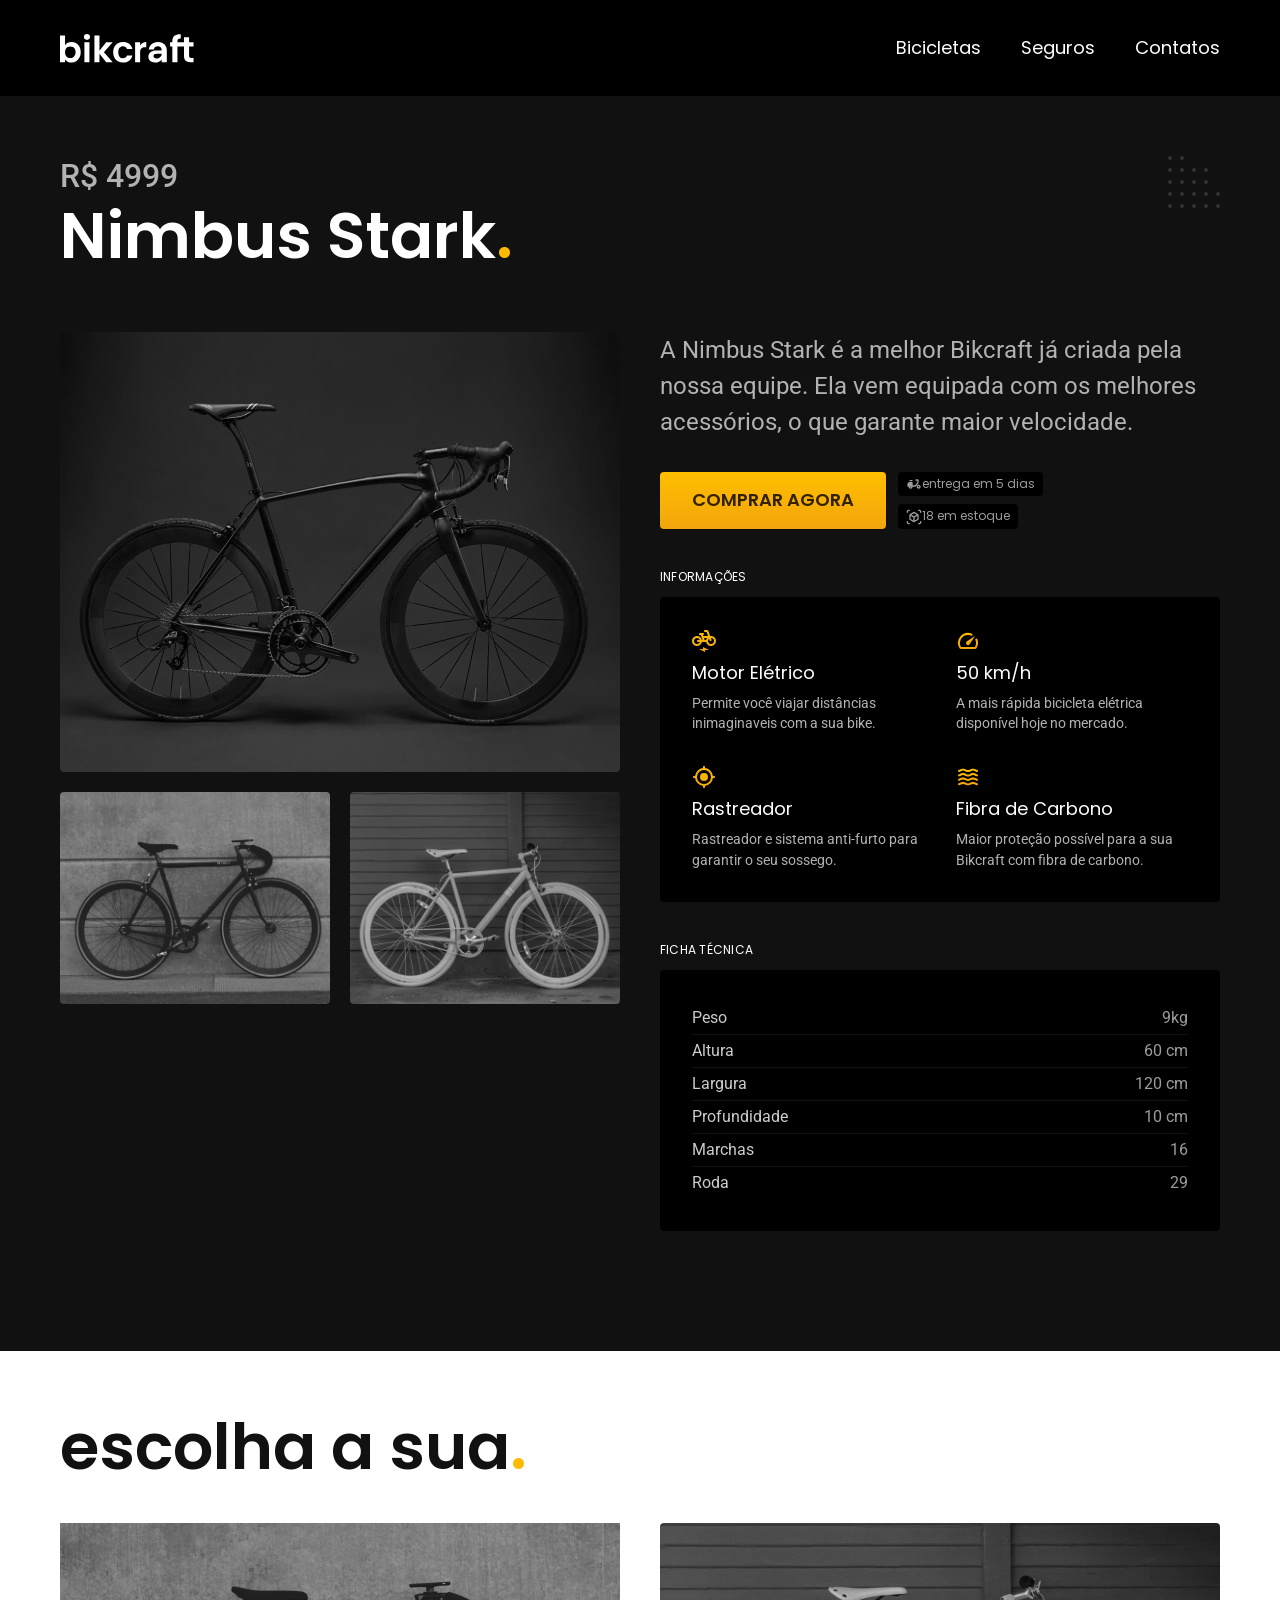
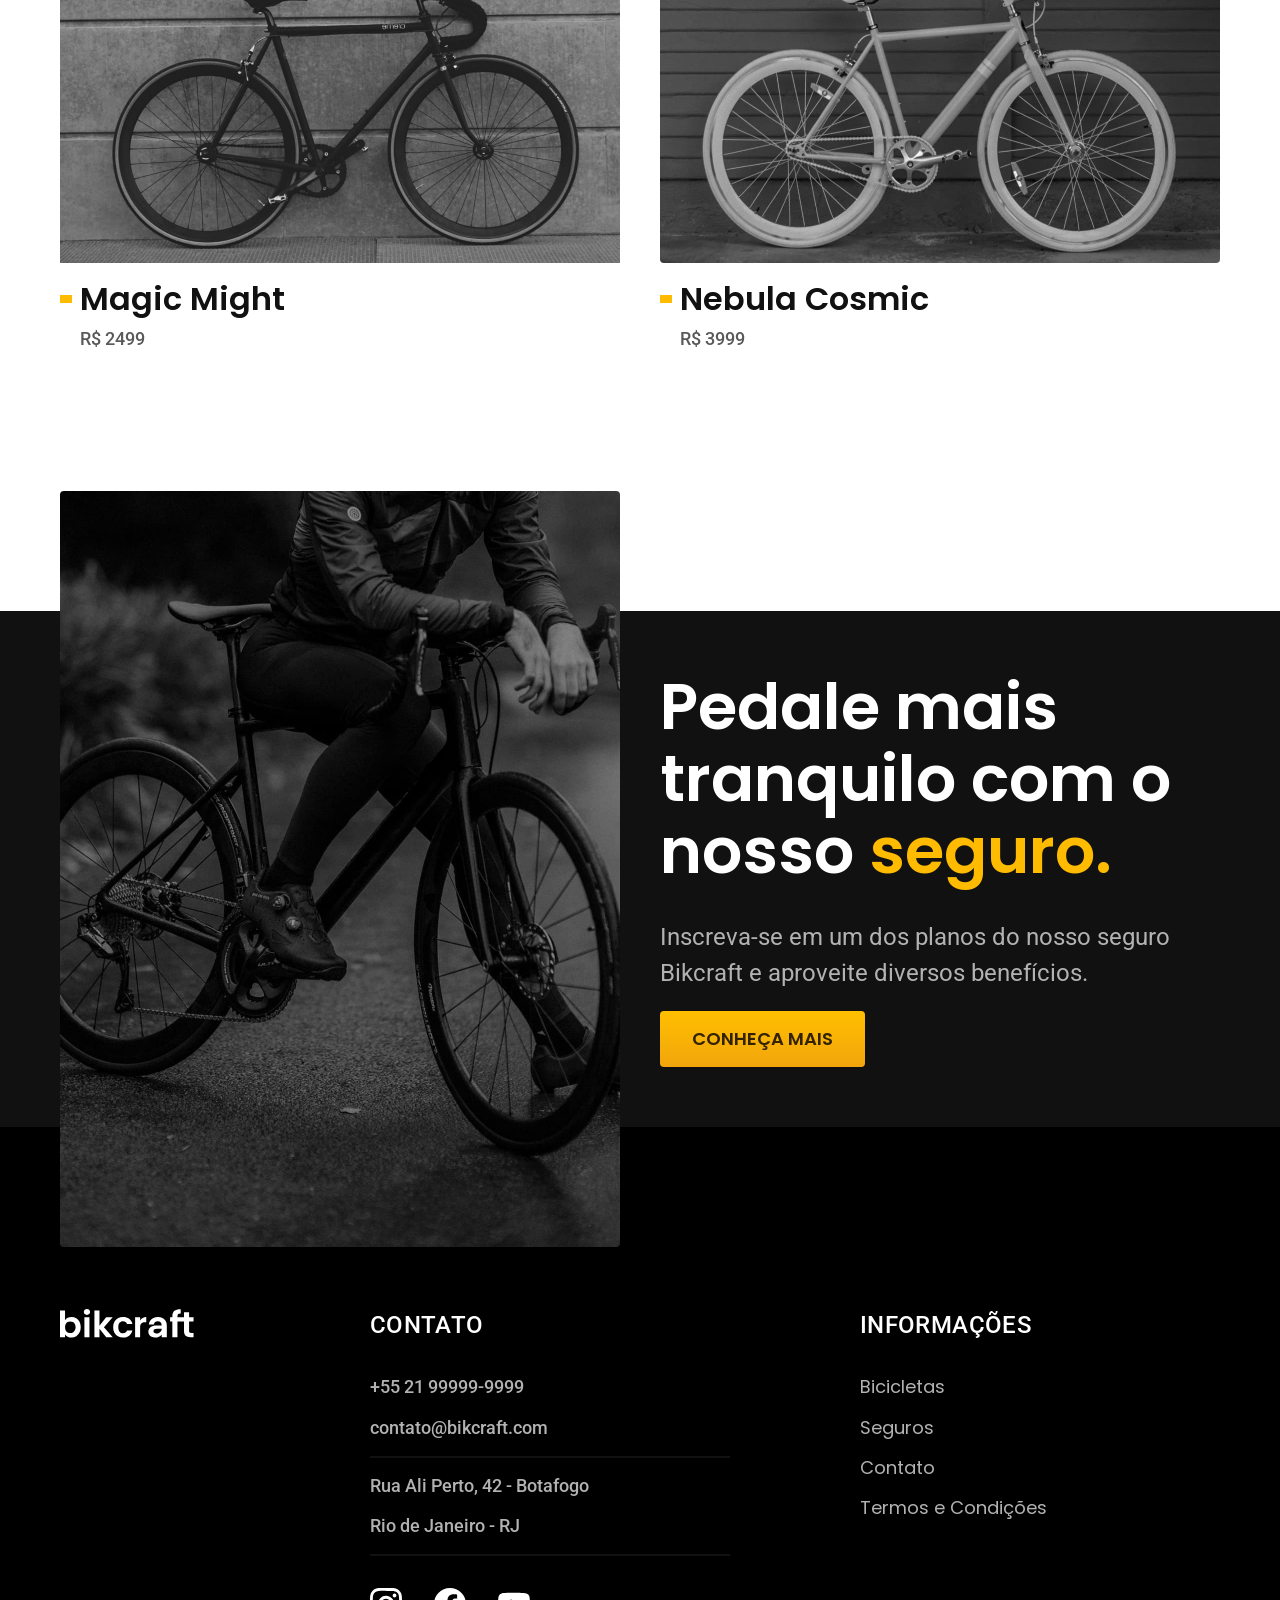
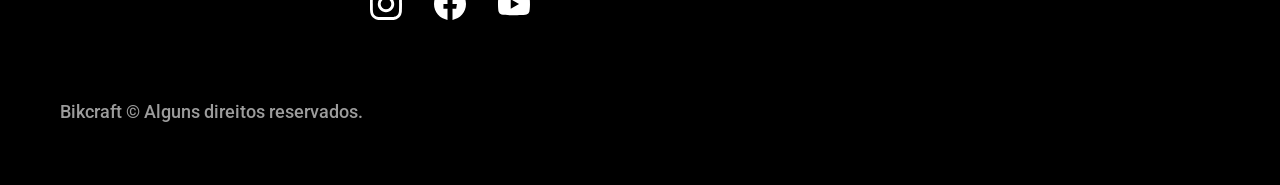
<file: bicicletas/nimbus.html>
<!DOCTYPE html>
<html lang="pt-br">

<head>
    <meta charset="UTF-8">
    <meta name="viewport" content="width=device-width, initial-scale=1.0">

    <title>Nimbus | Bikcraft</title>
    <meta name="description" content="Nimbus.">

    <link rel="icon" href="../favicon.svg" type="image/svg+xml">
    <link rel="preload" href="../css/style.min.css" as="style">
    <link rel="stylesheet" href="../css/style.min.css">
    <script>document.documentElement.classList.add('js');</script>

    <link rel="preconnect" href="https://fonts.googleapis.com">
    <link rel="preconnect" href="https://fonts.gstatic.com" crossorigin>
    <link href="https://fonts.googleapis.com/css2?family=Merriweather:ital,wght@1,900&family=Poppins:wght@400;600&family=Roboto:wght@400;500&display=swap" rel="stylesheet">
</head>

<body id="bicicleta">
    <header class="header-bg">
        <div class="header container">
            <a href="./">
                <img src="../img/bikcraft.svg" alt="Bikcraft">
            </a>

            <nav aria-label="primaria">
                <ul class="header-menu font-1-m cor-0">
                    <li><a href="../bicicletas.html">Bicicletas</a></li>
                    <li><a href="../seguros.html">Seguros</a></li>
                    <li><a href="../contato.html">Contatos</a></li>
                </ul>
            </nav>
        </div>
    </header>

    <main class="titulo-bg">
        <div>
            <div class="titulo container">
                <p class="font-2-xl cor-5">R$ 4999</p>
                <h1 class="font-1-xxl cor-0">Nimbus Stark<span class="cor-p1">.</span></h1>
            </div>
        </div>
        <div class="bicicleta container">
            <div class="bicicleta-imagens">
                <img src="../img/bicicleta/nimbus1.jpg" alt="Bicicleta 1">
                <img src="../img/bicicleta/nimbus2.jpg" alt="Bicicleta 2">
                <img src="../img/bicicleta/nimbus3.jpg" alt="Bicicleta 3">
            </div>
            <div class="bicicleta-conteudo">
                <p class="font-2-l cor-5">A Nimbus Stark é a melhor Bikcraft já criada pela nossa equipe. Ela vem equipada com os melhores acessórios, o que garante maior velocidade.</p>
                <div class="bicicleta-comprar">
                    <a class="botao" href="../orcamento.html?tipo=bikcraft&produto=nimbus">Comprar Agora</a>
                    <span class="font-1-xs cor-6"> <img src="../img/icones/entrega.svg" alt="">entrega em 5 dias</span>
                    <span class="font-1-xs cor-6"> <img src="../img/icones/estoque.svg" alt="">18 em estoque</span>
                </div>

                <h2 class="font-1-xs cor-0">Informações</h2>
                <ul class="bicicleta-informacoes">
                    <li>
                        <img src="../img/icones/eletrica.svg" alt="">
                        <h3 class="font-1-m cor-0">Motor Elétrico</h3>
                        <p class="font-2-xs cor-5">Permite você viajar distâncias inimaginaveis com a sua bike.</p>
                    </li>
                    <li>
                        <img src="../img/icones/velocidade.svg" alt="">
                        <h3 class="font-1-m cor-0">50 km/h</h3>
                        <p class="font-2-xs cor-5">A mais rápida bicicleta elétrica disponível hoje no mercado.</p>
                    </li>
                    <li>
                        <img src="../img/icones/rastreador.svg" alt="">
                        <h3 class="font-1-m cor-0">Rastreador</h3>
                        <p class="font-2-xs cor-5">Rastreador e sistema anti-furto para garantir o seu sossego.</p>
                    </li>
                    <li>
                        <img src="../img/icones/carbono.svg" alt="">
                        <h3 class="font-1-m cor-0">Fibra de Carbono</h3>
                        <p class="font-2-xs cor-5">Maior proteção possível para a sua Bikcraft com fibra de carbono.</p>
                    </li>
                </ul>
                <h2 class="font-1-xs cor-0">Ficha técnica</h2>
                <ul class="bicicleta-ficha font-2-s cor-4">
                    <li>Peso <span>9kg</span></li>
                    <li>Altura <span>60 cm</span></li>
                    <li>Largura <span>120 cm</span></li>
                    <li>Profundidade <span>10 cm</span></li>
                    <li>Marchas <span>16</span></li>
                    <li>Roda <span>29</span></li>
                </ul>
            </div>
        </div>
    </main>

    <article class="bicicletas-lista container">
        <h2 class="font-1-xxl">escolha a sua<span class="cor-p1">.</span></h2>
        <ul>
            <li>
                <a href="./magic.html">
                    <img src="../img/bicicletas/magic.jpg " alt="Bicileta preta">
                    <h3 class="font-1-xl">Magic Might</h3>
                    <span class="font-2-m cor-8">R$ 2499</span>
                </a>
            </li>
            <li>
                <a href="./nebula.html">
                    <img src="../img/bicicletas/nebula.jpg" alt="Bicileta preta">
                    <h3 class="font-1-xl">Nebula Cosmic</h3>
                    <span class="font-2-m cor-8">R$ 3999</span>
                </a>
            </li>
        </ul>
    </article>

    <article class="seguro-bg">
        <div class="seguro container">
            <div class="seguro-imagem">
                <img src="../img/fotos/seguros.jpg" alt="Pessoa parada em cima de uma bicicleta">
            </div>
            <div class="seguro-conteudo">
                <h2 class="font-1-xxl cor-0">Pedale mais tranquilo com o nosso <span class="cor-p1">seguro.</span></h2>
                <p class="font-2-l cor-5">Inscreva-se em um dos planos do nosso seguro Bikcraft e aproveite diversos benefícios.</p>
                <a class="botao" href="../seguros.html">Conheça Mais</a>
            </div>
        </div>
    </article>

    <footer class="footer-bg">
        <div class="footer container">
            <img src="../img/bikcraft.svg" alt="Bikcraft">
            <div class="footer-contato">
                <h3 class="font-2-l-b cor-0">Contato</h3>
                <ul class="font-2-m cor-5">
                    <li> <a href="tel:+552199999-9999">+55 21 99999-9999</a></li>
                    <li> <a href="mailto:contato@bikcraft.com">contato@bikcraft.com</a></li>
                    <li>Rua Ali Perto, 42 - Botafogo</li>
                    <li>Rio de Janeiro - RJ</li>
                </ul>
                <div class="footer-redes">
                    <a href="./">
                        <img src="../img/redes/instagram.svg" alt="Instagram">
                    </a>
                    <a href="./">
                        <img src="../img/redes/facebook.svg" alt="Facebook">
                    </a>
                    <a href="./">
                        <img src="../img/redes/youtube.svg" alt="Youtube">
                    </a>

                </div>
            </div>
            <div class="footer-informacoes">
                <h3 class="font-2-l-b cor-0">Informações</h3>
                <nav>
                    <ul class="font-1-m cor-5">
                        <li> <a href="../bicicletas.html">Bicicletas</a></li>
                        <li> <a href="../seguros.html">Seguros</a></li>
                        <li> <a href="../contato.html">Contato</a></li>
                        <li> <a href="../termos.html">Termos e Condições</a></li>
                    </ul>
                </nav>
            </div>
            <p class="footer-copy font-2-m cor-6">Bikcraft © Alguns direitos reservados.</p>
        </div>

    </footer>
    <script src="../js/script.js"></script>
</body>

</html>
</file>
<file: css/style.min.css>
body{margin:0;font-family:Arial,Helvetica,sans-serif;color:#111}blockquote,dd,h1,h2,h3,h4,p,ul{margin:0;padding:0;list-style:none}a{text-decoration:none;color:inherit}img{max-width:100%;height:auto;display:block}img[src$=".jpg"]{border-radius:4px}.font-1-xs{font:400 0.75rem/1.35 Poppins,sans-serif}.font-2-xs{font:400 0.875rem/1.43 Roboto,sans-serif}.font-1-s{font:400 1rem/1.5 Poppins,sans-serif}.font-2-s{font:400 1rem/1.5 Roboto,sans-serif}.font-1-m,.font-1-m-b{font:400 1.125rem/1.35 Poppins,sans-serif}.font-1-m-b{font-weight:600}.font-2-m{font:500 1.125rem/1.35 Roboto,sans-serif}.font-1-l{font:400 1.5rem/1.5 Poppins,sans-serif}.font-2-l,.font-2-l-b{font:400 1.5rem/1.5 Roboto,sans-serif}.font-2-l-b{font-weight:500;letter-spacing:.015em;text-transform:uppercase}.font-1-xl{font:600 2rem/1.25 Poppins,sans-serif}.font-2-xl{font:500 2rem/1.25 Roboto,sans-serif}.font-1-xxl{font:600 4rem/1.125 Poppins,sans-serif}@media (max-width:1200px){.font-1-xxl{font-size:3rem}.font-2-l,.font-2-l-b{font-size:1.125rem}}@media (max-width:800px){.font-1-xxl{font-size:2rem}.font-1-xl,.font-2-xl{font-size:1.5rem}}:root{--cor-0:#ffffff;--cor-1:#f7f7f7;--cor-2:#ededed;--cor-3:#dedede;--cor-4:#cccccc;--cor-5:#b2b2b2;--cor-6:#9c9c9c;--cor-7:#717171;--cor-8:#595959;--cor-9:#404040;--cor-10:#2e2e2e;--cor-11:#111111;--cor-12:#000000;--cor-p1:#ffbb00;--cor-p2:#e4a30b;--cor-p3:#a66f00;--cor-p4:#664400;--cor-p5:#332200}.cor-0{color:var(--cor-0)}.cor-1{color:var(--cor-1)}.cor-2{color:var(--cor-2)}.cor-3{color:var(--cor-3)}.cor-4{color:var(--cor-4)}.cor-5{color:var(--cor-5)}.cor-6{color:var(--cor-6)}.cor-7{color:var(--cor-7)}.cor-8{color:var(--cor-8)}.cor-9{color:var(--cor-9)}.cor-10{color:var(--cor-10)}.cor-11{color:var(--cor-11)}.cor-12{color:var(--cor-12)}.cor-p1{color:var(--cor-p1)}.cor-p2{color:var(--cor-p2)}.cor-p3{color:var(--cor-p3)}.cor-p4{color:var(--cor-p4)}.cor-p5{color:var(--cor-p5)}.js .fadeInDown{transform:translate3d(0,-20px,0)}.js .fadeInUp{transform:translate3d(0,20px,0)}.js .fadeInRight{transform:translate3d(20px,0,0)}.js .fadeInLeft{transform:translate3d(-20px,0,0)}.js [data-anime]{opacity:0}.js .anime{opacity:1;transform:none;transition:transform .8s,opacity .8s}.header-bg{background-color:var(--cor-12)}.header{display:flex;flex-wrap:wrap;gap:20px;justify-content:space-between;align-items:center;padding-top:20px;padding-bottom:20px}.header-menu{display:flex;flex-wrap:wrap;gap:40px}.header-menu a{display:inline-block;padding:16px 0;position:relative}.header-menu a:after{content:"";display:block;height:2px;width:0;background:var(--cor-0);margin:4px;transition:.3s;position:absolute}.header-menu a.ativo::after,.header-menu a:hover::after{width:100%}@media (max-width:800px){.header-menu{gap:20px}.header-menu a{background:var(--cor-11);padding:12px 16px;border-radius:4px}.header-menu a:hover{background-color:var(--cor-10)}.header a:after{display:none}}@media (max-width:600px){.header-menu{gap:12px}.header-menu a{padding:8px 12px;font-size:14px}}.footer-bg{background-color:var(--cor-12)}.footer{display:grid;grid-template-columns:3fr 5fr 4fr;gap:40px;padding-top:60px;padding-bottom:60px}.footer h3{margin-bottom:32px}.footer-contato ul{margin-bottom:32px}.footer-contato li:nth-child(2n):after{content:"";display:block;max-width:360px;height:2px;background:var(--cor-11);margin-top:16px}.footer li{margin-bottom:16px}.footer-redes{display:flex;gap:32px}.footer a:hover{color:var(--cor-0)}.footer-copy{grid-column:1/-1;margin-top:40px}@media (max-width:800px){.footer>img{display:none}.footer{grid-template-columns:1fr 1fr}}@media (max-width:600px){.footer{grid-template-columns:1fr;gap:60px}.footer-copy{margin-top:0}}.container{box-sizing:border-box;max-width:1200px;padding-left:20px;padding-right:20px;margin-left:auto;margin-right:auto}.botao{display:inline-block;padding:16px 32px;background:linear-gradient(#ffbf00,#f2a50c);border-radius:4px;box-shadow:0 1px 2px rgba(0,0,0,.1);text-transform:uppercase;color:var(--cor-p5);font:600 1.125rem/1.35 Poppins,sans-serif;max-width:max-content;border:none;cursor:pointer}.botao:hover{background:linear-gradient(#ffb60d,#e59317)}.botao.secundario{background:var(--cor-10);color:var(--cor-2)}.botao.secundario:hover{background:var(--cor-9)}.botao.seta{display:flex;align-items:center}.botao.seta::after{content:"";display:inline-block;width:18px;height:10px;margin-left:12px;background:url("../img/icones/seta.svg");transition:transform .2s}.botao.seta:hover::after{transform:translateX(4px)}@media (max-width:600px){.botao{padding:12px 16px;font-size:1rem}}.link{display:inline-block;color:var(--cor-p1);font:500 1.5rem/1.5 Poppins,sans-serif;text-transform:uppercase}.link::after{content:"";display:block;width:100%;height:4px;background-color:currentColor}.link:hover{color:var(--cor-0)}.titulo-bg{padding-top:60px;padding-bottom:60px;background-color:var(--cor-11)}.titulo{background:url("../img/dec/top-right.svg") no-repeat top right 20px}.titulo p{margin-bottom:4px}@media (max-width:800px){.titulo-bg{padding-top:40px;padding-bottom:40px}.titulo p{font-size:1rem;text-transform:lowercase;font-weight:400}}.form{display:grid;grid-template-columns:1fr 1fr;gap:20px}.form label{display:block;font:400 1rem/1.5 Poppins,sans-serif;margin-bottom:4px}.form .col-2{grid-column:span 2}.form input[type=email],.form input[type=text],.form textarea{font:400 1rem/1.5 Roboto,sans-serif;background:var(--cor-1);border:1px solid var(--cor-2);padding:12px;border-radius:4px;width:100%;box-sizing:border-box}.form input[type=email]:focus,.form input[type=text]:focus,.form textarea:focus{outline:0;border-color:var(--cor-p1);background:var(--cor-0);box-shadow:0 0 0 2px #fea}@media (max-width:600px){.form{grid-template-columns:1fr}.form .col-2{grid-column:1}}.introducao-bg{background:var(--cor-12) url("../img/dec/bottom-left.svg") no-repeat bottom 160px left 20px;box-shadow:inset 0 -120px var(--cor-0)}.introducao{display:grid;grid-template-columns:1fr 1fr;gap:0 40px}.introducao-conteudo{align-self:end;padding-bottom:200px}.introducao img{width:100%;height:100%;object-fit:cover;border-radius:4px}.introducao h1{margin-bottom:32px}.introducao p{margin-bottom:20px}@media (max-width:800px){.introducao-bg{background:var(--cor-11);padding-top:40px;box-shadow:inset 0 -60px var(--cor-0)}.introducao{grid-template-columns:1fr;gap:32px}.introducao-conteudo{padding-bottom:0}.introducao h1{margin-bottom:16px}.introducao img{height:300px;width:100%}}.tecnologia-bg{background-color:var(--cor-11);box-shadow:inset 0 80px var(--cor-0),inset 0 -80px var(--cor-0)}.tecnologia{display:grid;grid-template-columns:1fr 1fr;gap:40px}.tecnologia-imagem img{width:100%;height:100%;object-fit:cover;object-position:left}.tecnologia-conteudo{padding-top:160px;padding-bottom:160px}.tecnologia-conteudo>span{display:block;margin-bottom:20px}.tecnologia-conteudo h2{margin-bottom:32px}.tecnologia-conteudo>p{margin-bottom:20px}.tecnologia a{margin-bottom:80px}.tecnologia-vantagens{display:flex;gap:40px}.tecnologia-vantagens h3{margin-bottom:8px;width:max-content}.tecnologia-vantagens img{width:24px;margin-bottom:8px}@media (max-width:800px){.tecnologia-bg{box-shadow:initial}.tecnologia{grid-template-columns:1fr}.tecnologia-conteudo{padding-top:60px;padding-bottom:60px}.tecnologia-imagem{display:none}.tecnologia a{margin-bottom:60px}}@media (max-width:600px){.tecnologia-vantagens{flex-direction:column}}.parceiros{padding-top:60px;padding-bottom:120px}.parceiros h2{padding-bottom:60px}.parceiros ul{padding:0 20px;max-width:1400px;display:grid;grid-template-columns:repeat(4,1fr);margin:0 auto}.parceiros li{display:flex;padding:32px;border-left:2px solid var(--cor-2)}.parceiros img{margin:auto}.parceiros li:first-child,.parceiros li:nth-child(5){border-left:none}.parceiros li:nth-child(n+5){border-top:2px solid var(--cor-2)}@media (max-width:800px){.parceiros{padding-bottom:60px}.parceiros li{padding:20px}.parceiros h2{margin-bottom:20px}.parceiros ul{grid-template-columns:repeat(2,1fr)}.parceiros li:nth-child(n+3){border-top:2px solid var(--cor-2)}.parceiros li:nth-child(odd){border-left:none}}.depoimento{display:grid;grid-template-columns:1fr 1fr;background-color:var(--cor-p1);overflow:hidden}.depoimento img{width:100%;height:100%;object-fit:cover;border-radius:0}.depoimento-conteudo{padding:40px 40px 80px 80px;align-self:end;background:url("../img/dec/bottom-right-p.svg") no-repeat bottom 40px right 40px}.depoimento-conteudo p{max-width:32ch;font-family:Merriweather,serif;font-style:italic;font-weight:900;margin-bottom:32px;position:relative}.depoimento p::after,.depoimento p::before{font-size:5rem;color:var(--cor-p2);position:absolute}.depoimento p::before{content:" “ ";left:-50px;top:-20px}.depoimento p::after{content:"”"}@media (min-width:1200px){.depoimento img{max-height:520px}}@media (max-width:800px){.depoimento{grid-template-columns:1fr;text-align:center}.depoimento img{max-height:200px}.depoimento-conteudo{padding:40px 20px;justify-self:center}}.bicicletas-lista{padding-top:60px;padding-bottom:120px}.bicicletas-lista h2{margin-bottom:40px}.bicicletas-lista ul{display:flex;gap:40px;padding:0 20px 20px 20px;max-width:1400px;margin-left:auto;margin-bottom:auto;overflow-x:auto}#bicicleta .bicicletas-lista ul{padding:0 0 20px 0}.bicicletas-lista li{flex:1;min-width:280px}.bicicletas-lista a{display:block}.bicicletas-lista img{margin-bottom:16px}.bicicletas-lista h3{margin-bottom:8px;display:flex;align-items:center}.bicicletas-lista h3::before{content:"";display:inline-block;height:8px;width:12px;margin-right:8px;background-color:var(--cor-p1);transition:width .2s}.bicicletas-lista a:hover h3::before{width:24px}.bicicletas-lista li span{padding-left:20px}@media (max-width:800px){.biciletas-lista{padding-bottom:60px}.biciletas-lista ul{gap:20px}}.bicicletas-bg{background:linear-gradient(to right,var(--cor-0) 30%,var(--cor-11) 0)}.bicicletas{display:grid;grid-template-columns:1fr 1fr;gap:40px;padding-top:60px;padding-bottom:60px;background:url("../img/dec/top-right.svg") no-repeat top 40px right 20px}.bicicletas-imagem{display:grid}.bicicletas-imagem img{grid-area:1/1}.bicicletas-imagem span{grid-area:1/1;place-self:start end;margin-top:20px;background:var(--cor-12);display:inline-block;padding:8px 16px 8px 8px;border-radius:4px 0 0 4px}.bicicletas-conteudo{display:grid;grid-template-columns:1fr auto;align-content:start}.bicicletas h2,.bicicletas p{grid-column:1/-1}.bicicletas h2{margin-bottom:20px}.bicicletas h2::before{content:" ";display:block;width:12px;height:8px;background-color:var(--cor-p1);margin-bottom:8px}.bicicletas p{margin-bottom:32px}.bicicletas a{place-self:end}.bicicletas li{display:flex;align-items:center}.bicicletas ul{display:grid;gap:16px}.bicicletas-conteudo img{width:24px;margin-right:8px}@media (max-width:800px){.bicicletas-bg{background:(var--cor-11)}.bicicletas{grid-template-columns:1fr;gap:20px;padding-top:40px;padding-bottom:40px}}@media (max-width:600px){.bicicletas-conteudo{grid-template-columns:1fr}.bicicletas ul{font-size:1rem;grid-template-columns:1fr 1fr;margin-bottom:32px}.bicicletas a{place-self:start}}.bicicleta{display:grid;grid-template-columns:1fr 1fr;align-items:start;gap:40px;padding-top:60px;padding-bottom:60px}#bicicleta .titulo p{text-transform:uppercase}.bicicleta-imagens{display:flex;flex-wrap:wrap;gap:20px}.bicicleta-imagens img{flex:1;min-width:200px}.bicicleta-imagens img:first-child{min-width:100%}.bicicleta-conteudo>p{margin-bottom:32px}.bicicleta-comprar{display:grid;grid-template-columns:max-content auto;align-items:center;justify-items:start;gap:8px 12px;margin-bottom:40px}.bicicleta-comprar a{grid-row:span 2}.bicicleta-comprar span{display:flex;align-items:center;background-color:var(--cor-12);padding:4px 8px;border-radius:4px}.bicicleta-conteudo h2{text-transform:uppercase;letter-spacing:.015rem;margin-bottom:12px}.bicicleta-ficha,.bicicleta-informacoes{padding:32px;background-color:var(--cor-12);border-radius:4px}.bicicleta-informacoes{margin-bottom:40px;display:grid;grid-template-columns:1fr 1fr;gap:32px}.bicicleta-informacoes img{width:24px;margin-bottom:8px}.bicicleta-informacoes h3{margin-bottom:8px}.bicicleta-ficha li{padding:4px 0;display:flex;justify-content:space-between;border-bottom:1px solid var(--cor-11)}.bicicleta-ficha li:last-child{border-bottom:none}.bicicleta-ficha span{color:var(--cor-6)}@media (max-width:800px){.bicicleta{grid-template-columns:1fr;padding-top:40px;padding-bottom:40px}.bicicleta-imagens{grid-row:2}}@media (max-width:400px){.bicicleta-informacoes{grid-template-columns:1fr}.bicicleta-comprar{grid-template-columns:1fr}}.seguro-bg{background-color:var(--cor-11);box-shadow:inset 0 120px var(--cor-0),inset 0 -120px var(--cor-12)}.seguro{display:grid;grid-template-columns:1fr 1fr;gap:40px}.seguro-imagem img{width:100%;height:100%;object-fit:cover}.seguro-conteudo{padding-top:180px;padding-bottom:180px}.seguro h2{margin-bottom:32px}.seguro p{margin-bottom:20px}@media (max-width:800px){.seguro-bf{box-shadow:inset 0 -60px var(--cor-12)}.seguro{grid-template-columns:1fr}.seguro-imagem{height:200px}.seguro-conteudo{grid-row:1;padding-top:40px;padding-bottom:0}}.seguros-bg{background:var(--cor-11)}.seguros{padding-top:60px;padding-bottom:60px;display:grid;grid-template-columns:1fr 1fr;gap:40px;align-items:center}#seguros .seguros{padding-top:0}.seguros h2{grid-column:1/-1}.seguros-item{background-color:var(--cor-12);padding:32px 32px 32px 60px;display:grid;grid-template-columns:1fr auto;border-radius:4px}.seguros-item h3{margin-bottom:40px}.seguros-item span{grid-column:2;display:block;text-align:right}.seguros-item ul{grid-column:1/-1;margin-bottom:32px}.seguros-item li{display:flex;align-items:center;position:relative}.seguros-item li+li{margin-top:20px}.seguros-item li::before{content:"";display:inline-block;width:13px;height:9px;background-image:url("../img/icones/lista.svg");position:absolute;left:-21px}.seguros-item a{grid-column:1/-1}@media (max-width:800px){.seguros{grid-template-columns:1fr}}.vantagens-bg{background-color:var(--cor-12)}.vantagens{padding-top:120px;padding-bottom:120px}.vantagens h2{margin-bottom:60px}.vantagens ul{display:grid;grid-template-columns:repeat(auto-fit,minmax(280px,max-content));gap:40px 80px}.vantagens h3,.vantagens img{margin-bottom:8px}@media (max-width:800px){.vantagens{padding-top:60px;padding-bottom:60px}.vantagens h2{margin-bottom:40px}.vantagens ul{gap:20px}}.perguntas{padding-top:120px;padding-bottom:120px}.perguntas h2{margin-bottom:60px}.perguntas dl>div{padding:20px;border-radius:4px}.perguntas dl>div:nth-child(odd){background-color:var(--cor-1)}.perguntas button{display:grid;grid-template-columns:auto 1fr auto;align-items:center;gap:8px;cursor:pointer;border:none;background:0 0;width:100%;text-align:left}.perguntas button::before{content:" ";display:inline-block;width:12px;height:8px;background-color:var(--cor-p1)}.perguntas button::after{content:" ";display:iniline-block;width:14px;height:6px;background:url("../img/icones/seta-abrir.svg");transition:.3s}.perguntas button:hover::after,.perguntas button[aria-expanded=true]::after{transform:rotate(180deg)}.js .perguntas dd{display:none}.js .perguntas dd.ativa{display:block}.perguntas dd{padding-left:20px;padding-top:16px;max-width:80ch}@media (max-width:800px){.perguntas{padding-top:60px;padding-bottom:60px}perguntas h2{margin-bottom:40px}}#contato{background:linear-gradient(var(--cor-11) 600px,var(--cor-1) 0)}.contato{display:grid;grid-template-columns:5fr 7fr}.contato-dados,.contato-formulario{padding:60px;box-shadow:0 1px 2px rgba(0,0,0,.1)}.contato-dados{border-radius:5px 0 0 5px;background:var(--cor-12) url("../img/dec/bottom-left.svg") no-repeat bottom 20px left 20px}.contato-formulario{border-radius:0 5px 5px 0;background:var(--cor-0) url("../img/dec/bottom-right.svg") no-repeat bottom 20px right 20px}.contato-dados h2{margin-bottom:60px}.contato-endereco{margin-bottom:32px;padding-left:28px;background:url("../img/icones/local.svg") no-repeat 0 2px}.contato-endereco p{margin-bottom:8px}.contato-meios a{display:block;max-width:max-content;margin-bottom:8px;padding-left:28px}.contato-meios a:hover{color:var(--cor-0)}.contato-meios a:first-child{background:url("../img/icones/email.svg") no-repeat 0 2px}.contato-meios a:nth-child(2){margin-bottom:32px}.contato-meios a:nth-child(3){background:url("../img/icones/telefone.svg") no-repeat 0 2px;margin-bottom:60px}.contato-redes{display:flex;gap:32px;padding-left:28px}@media (max-width:800px){.contato{grid-template-columns:1fr}.contato-dados,.contato-formulario{padding:20px}.contato-dados{border-radius:5px 5px 0 0;background:var(--cor-12)}.contato-formulario{border-radius:0 0 5px 5px}.contato-dados h2,.contato-meios a:nth-child(3){margin-bottom:32px}.contato-redes{margin-bottom:12px}}.lojas{display:grid;grid-template-columns:1fr 1fr;gap:0 40px;padding-top:120px;padding-bottom:120px}.lojas h2{grid-column:1/-1;margin-bottom:60px}.lojas img{border-radius:4px 4px 0 0}.lojas-item{border-radius:4px;background:var(--cor-0);box-shadow:0 1px 2px rgba(0,0,0,.1)}.lojas-conteudo{display:grid;grid-template-columns:1fr 1fr;gap:32px 16px;padding:32px}.lojas-conteudo h3,.lojas-tempo{grid-column:1/-1}.lojas-dados{display:grid;gap:8px;border-left:2px solid var(--cor-2);padding-left:12px}.lojas-tempo{display:flex;align-items:center;gap:8px}@media (max-width:800px){.lojas{gap:20px;padding-top:60px;padding-bottom:60px}.lojas h2{margin-bottom:32px}.lojas-conteudo{grid-template-columns:1fr}}@media (max-width:600px){.lojas{grid-template-columns:1fr}}#orcamento{background:linear-gradient(var(--cor-11) 600px,var(--cor-1) 0)}.orcamento{display:grid;grid-template-columns:5fr 7fr;padding-bottom:120px}.orcamento h2{text-transform:uppercase;position:relative;display:flex;align-items:center}.orcamento h2::before{content:"";display:inline-block;width:4px;height:8px;background-color:var(--cor-p1);position:absolute;left:-12px}.orcamento-dados,.orcamento-produto{padding:60px;box-shadow:0 1px 2px rgba(0,0,0,.1)}.orcamento-produto{border-radius:5px 0 0 5px;background:var(--cor-12) url("../img/dec/bottom-left.svg") no-repeat bottom 20px left 20px;display:grid;grid-template-columns:1fr 1fr;gap:20px;align-content:start}.orcamento-produto>*{grid-column:1/-1}.orcamento-produto>label{grid-column:initial}.orcamento-produto label{font:400 1rem/1.5 Poppins,sans-serif;color:var(--cor-4);background-color:var(--cor-10);padding:12px 16px;border-radius:4px;cursor:pointer;display:grid;grid-template-columns:auto 1fr auto;align-items:center;border:1px solid var(--cor-10)}.orcamento-produto input:checked+label{background:var(--cor-0);color:var(--cor-11)}.orcamento-produto label::before{content:"";display:inline-block;box-sizing:border-box;width:12px;height:12px;border:1px solid var(--cor-6);border-radius:50%;margin-right:8px}.orcamento-produto input:checked+label::before{border-color:var(--cor-7);box-shadow:inset 0 0 0 3px var(--cor-0),inset 0 0 0 6px var(--cor-7)}.orcamento-produto label:hover{background-color:var(--cor-9)}.orcamento-produto label:hover{background-color:var(--cor-9);border-color:var(--cor-9)}.orcamento-produto input:focus+label{box-shadow:0 0 0 2px var(--cor-p1);border-color:var(--cor-12)}.orcamento-produto label span{display:none}.orcamento-produto input:checked+label span{display:inline-block}.orcamento-produto input{opacity:0;position:absolute;pointer-events:none}.orcamento-dados{border-radius:0 5px 5px 0;background:var(--cor-0) url("../img/dec/bottom-right.svg") no-repeat bottom 20px right 20px}.orcamento-conteudo{display:none}.orcamento-conteudo h2,.orcamento-dados h2:nth-of-type(n+2){margin-top:20px}#bikcraft:checked~#orcamento-bikcraft,#seguro:checked~#orcamento-seguro{display:grid;gap:20px}.orcamento-detalhes{display:none;background:var(--cor-0);padding:20px;grid-template-columns:1fr 1fr;border-radius:4px;align-items:center}.orcamento-detalhes li{display:flex;align-items:center;margin-bottom:8px}.orcamento detalhes li img{width:16px;margin-right:8px}.orcamento-produto input:checked+label+.orcamento-detalhes{display:grid}@media (max-width:1200px){.orcamento-dados,.orcamento-produto{padding:32px}}@media (max-width:800px){.orcamento{grid-template-columns:1fr}.orcamento-produto{border-radius:5px 5px 0 0;background:var(--cor-12)}.orcamento-dados{border-radius:0 0 5px 5px}}@media (max-width:400px){.orcamento-produto{grid-template-columns:1frg}}.termos{padding-top:80px;padding-bottom:80px}.termos h2{font-weight:600;margin-bottom:20px}.termos p+h2{margin-top:40px}.termos p{max-width:75ch;margin-bottom:24px}
</file>
